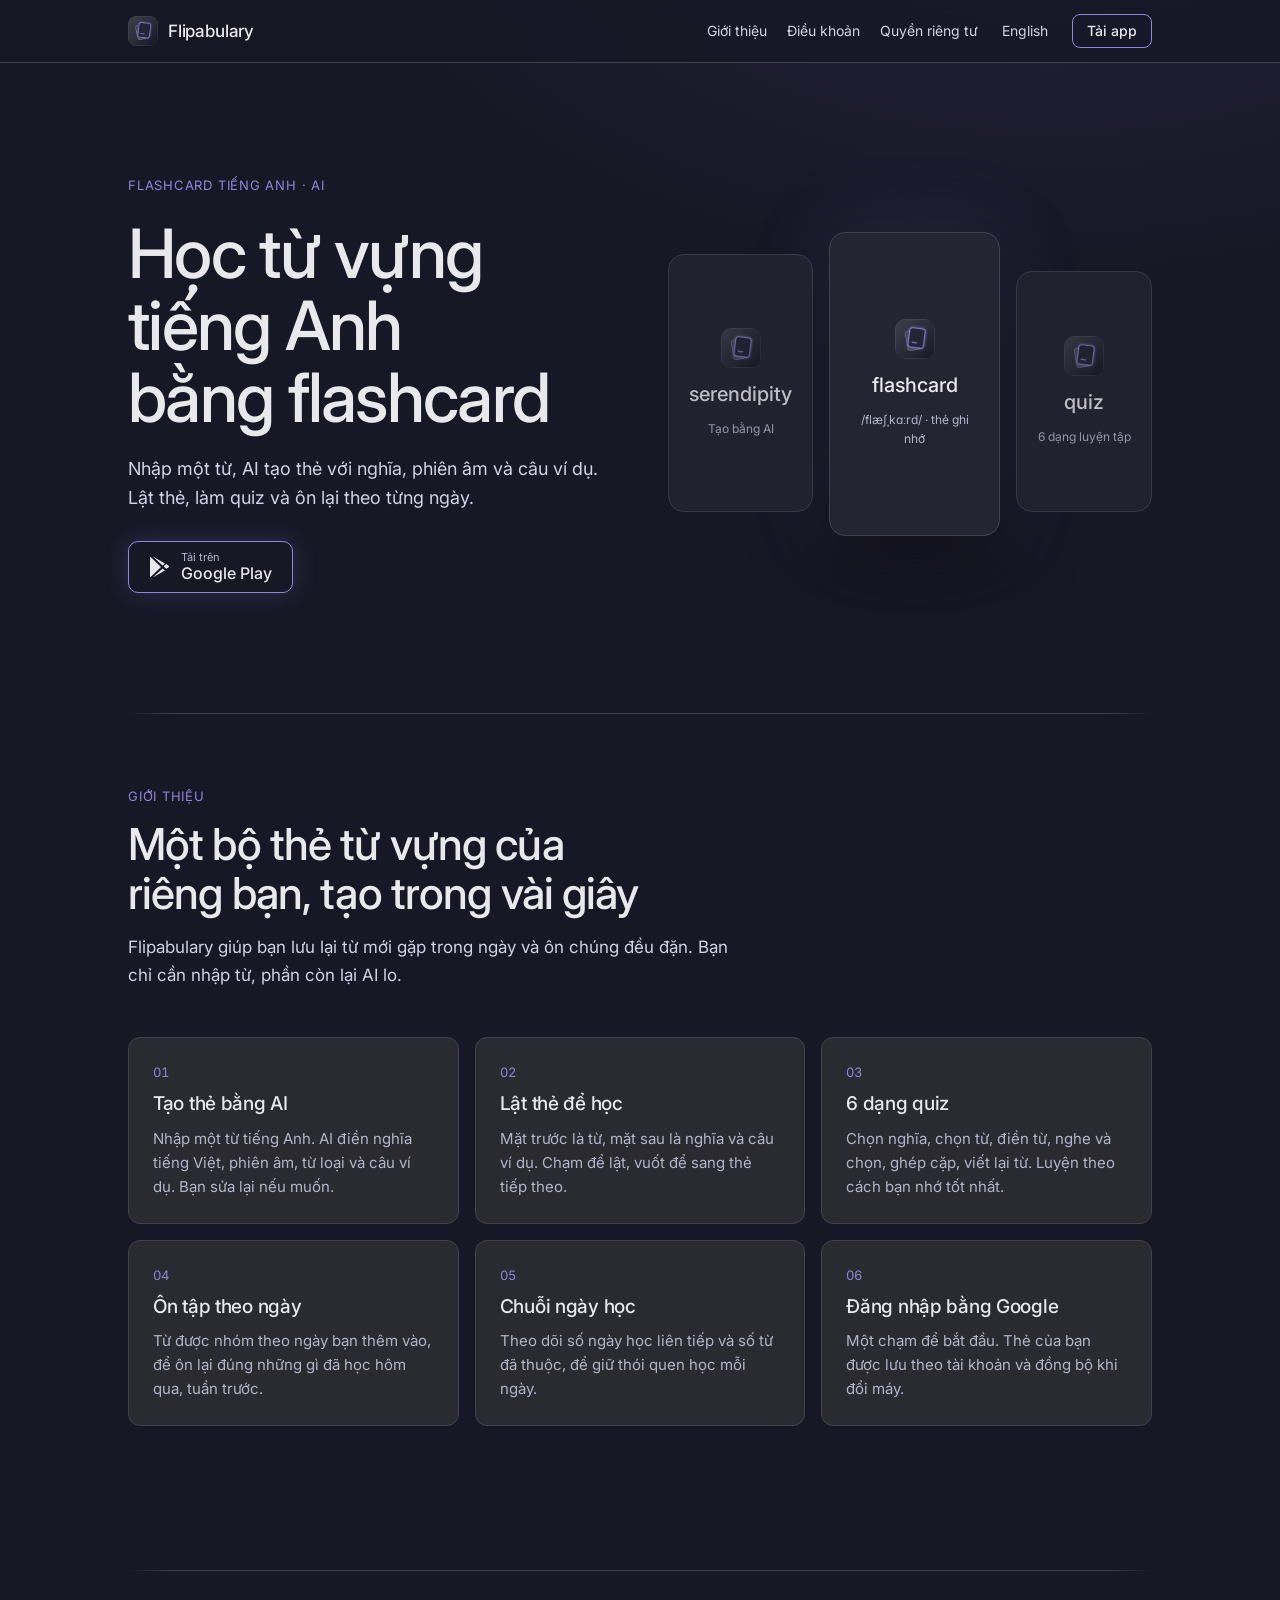
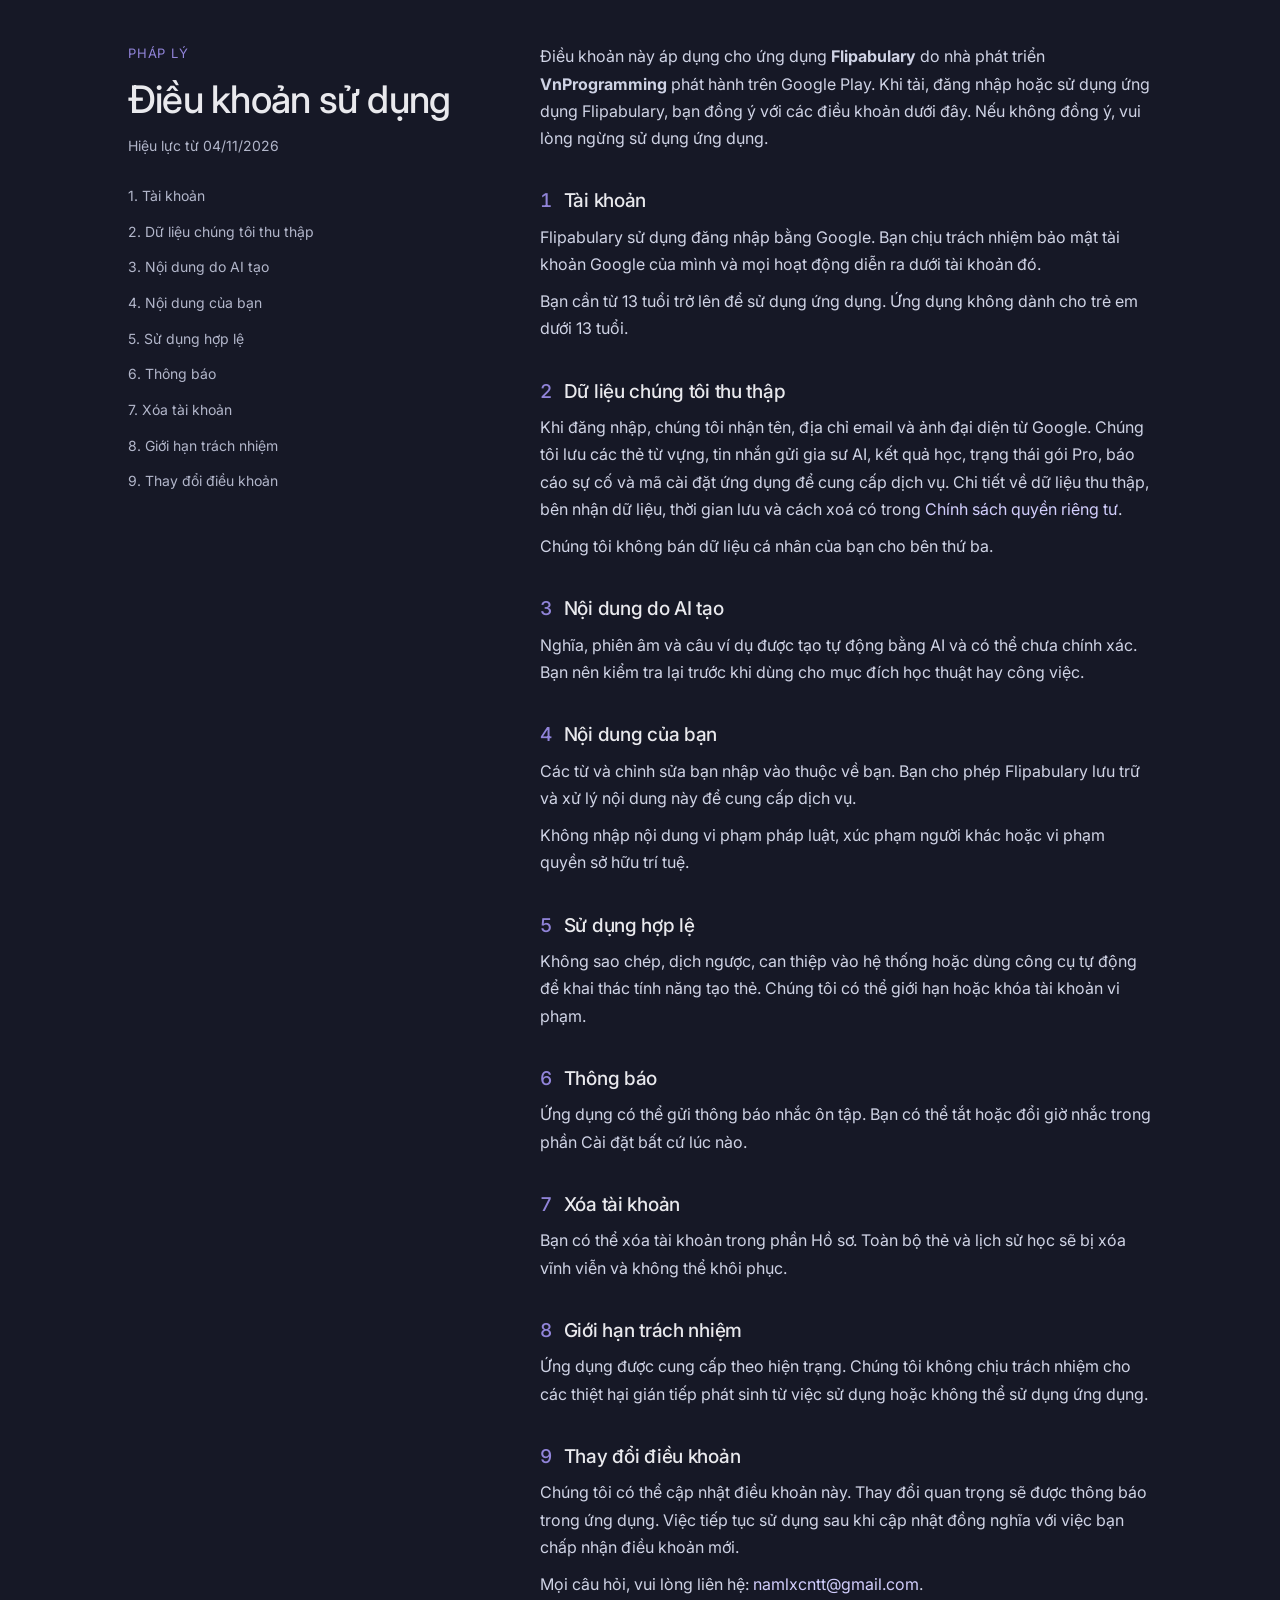
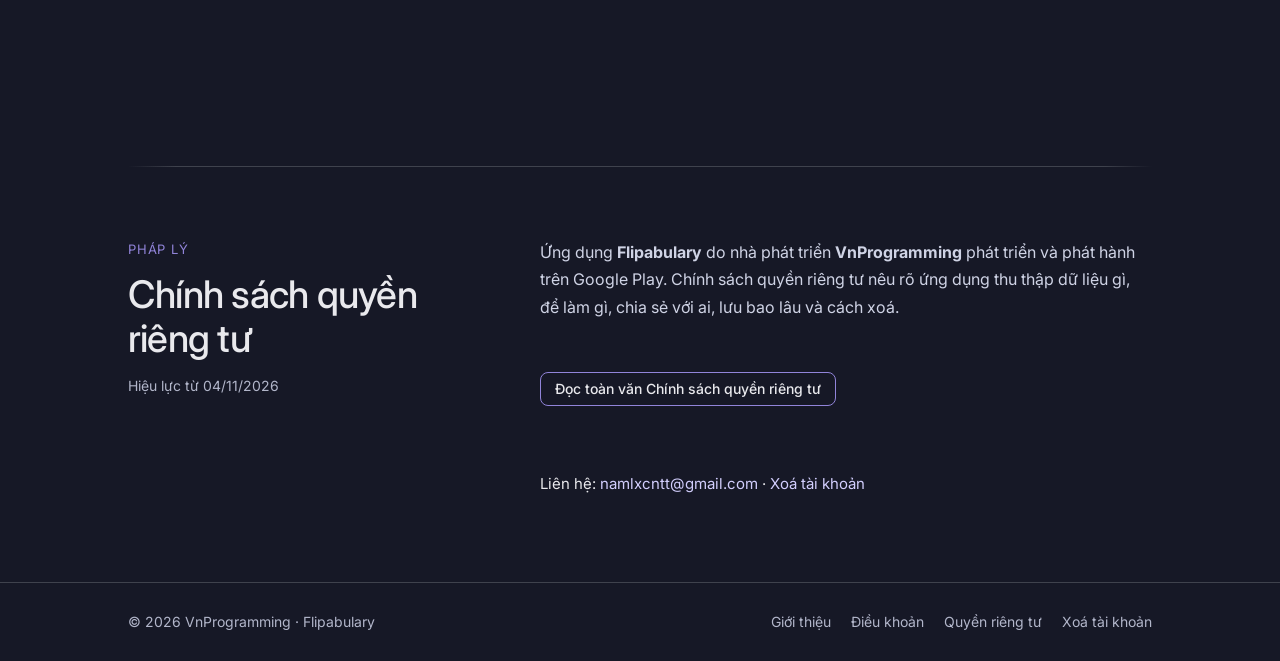
<file: index.html>
<!DOCTYPE html>
<html lang="vi">
<head>
<meta charset="UTF-8">
<meta name="viewport" content="width=device-width, initial-scale=1.0">
<title>Flipabulary — Học từ vựng tiếng Anh bằng flashcard</title>
<link rel="stylesheet" href="style.css">
</head>
<body>

<header class="site-header">
  <div class="wrap">
    <a class="brand" href="#top">
      <img src="assets/logo.png" alt="">
      <span>Flipabulary</span>
    </a>
    <nav class="main-nav">
      <a href="#about">Giới thiệu</a>
      <a href="#terms">Điều khoản</a>
      <a href="privacy-vi.html">Quyền riêng tư</a>
      <a class="lang-switch" href="en.html" style="margin-left:4px">English</a>
    </nav>
    <a href="#get-app" class="btn-install">Tải app</a>
  </div>
</header>

<section id="top" class="hero wrap">
  <div class="hero-copy">
    <span class="eyebrow">Flashcard tiếng Anh · AI</span>
    <h1>Học từ vựng tiếng Anh bằng flashcard</h1>
    <p>Nhập một từ, AI tạo thẻ với nghĩa, phiên âm và câu ví dụ. Lật thẻ, làm quiz và ôn lại theo từng ngày.</p>
    <div id="get-app">
      <a href="#" class="btn-store">
        <svg width="20" height="22" viewBox="0 0 20 22" fill="currentColor"><path d="M1 1.3v19.4c0 .3.3.5.6.3L12 11 1.6 1c-.3-.2-.6 0-.6.3Zm12.6 8.2L3.8.6 15.9 7.4l-2.3 2.1Zm0 3 2.3 2.1L3.8 21.4l9.8-8.9Zm3.6-4.4 2.2 1.3c.8.5.8 1.6 0 2.1l-2.2 1.3-2.5-2.3 2.5-2.4Z"></path></svg>
        <span class="label"><span class="small">Tải trên</span><span class="big">Google Play</span></span>
      </a>
    </div>
  </div>
  <div class="hero-shots">
    <div class="mock-card side">
      <img src="assets/logo.png" alt="">
      <div class="mock-word">serendipity</div>
      <div class="mock-sub">Tạo bằng AI</div>
    </div>
    <div class="mock-card">
      <img src="assets/logo.png" alt="">
      <div class="mock-word">flashcard</div>
      <div class="mock-sub">/flæʃˌkɑːrd/ · thẻ ghi nhớ</div>
    </div>
    <div class="mock-card side">
      <img src="assets/logo.png" alt="">
      <div class="mock-word">quiz</div>
      <div class="mock-sub">6 dạng luyện tập</div>
    </div>
  </div>
</section>

<section id="about" class="wrap">
  <div class="rule"></div>
  <div class="section-intro">
    <span class="eyebrow">Giới thiệu</span>
    <h2>Một bộ thẻ từ vựng của riêng bạn, tạo trong vài giây</h2>
    <p>Flipabulary giúp bạn lưu lại từ mới gặp trong ngày và ôn chúng đều đặn. Bạn chỉ cần nhập từ, phần còn lại AI lo.</p>
  </div>
  <div class="feature-grid">
    <div class="feature-card">
      <span class="num">01</span>
      <h3>Tạo thẻ bằng AI</h3>
      <p>Nhập một từ tiếng Anh. AI điền nghĩa tiếng Việt, phiên âm, từ loại và câu ví dụ. Bạn sửa lại nếu muốn.</p>
    </div>
    <div class="feature-card">
      <span class="num">02</span>
      <h3>Lật thẻ để học</h3>
      <p>Mặt trước là từ, mặt sau là nghĩa và câu ví dụ. Chạm để lật, vuốt để sang thẻ tiếp theo.</p>
    </div>
    <div class="feature-card">
      <span class="num">03</span>
      <h3>6 dạng quiz</h3>
      <p>Chọn nghĩa, chọn từ, điền từ, nghe và chọn, ghép cặp, viết lại từ. Luyện theo cách bạn nhớ tốt nhất.</p>
    </div>
    <div class="feature-card">
      <span class="num">04</span>
      <h3>Ôn tập theo ngày</h3>
      <p>Từ được nhóm theo ngày bạn thêm vào, để ôn lại đúng những gì đã học hôm qua, tuần trước.</p>
    </div>
    <div class="feature-card">
      <span class="num">05</span>
      <h3>Chuỗi ngày học</h3>
      <p>Theo dõi số ngày học liên tiếp và số từ đã thuộc, để giữ thói quen học mỗi ngày.</p>
    </div>
    <div class="feature-card">
      <span class="num">06</span>
      <h3>Đăng nhập bằng Google</h3>
      <p>Một chạm để bắt đầu. Thẻ của bạn được lưu theo tài khoản và đồng bộ khi đổi máy.</p>
    </div>
  </div>
</section>

<section id="terms" class="wrap">
  <div class="rule"></div>
  <div class="terms-layout">
    <aside class="terms-sidebar">
      <span class="eyebrow">Pháp lý</span>
      <h2>Điều khoản sử dụng</h2>
      <span class="terms-effective">Hiệu lực từ 04/11/2026</span>
      <nav class="terms-toc">
        <a href="#tk-1">1. Tài khoản</a>
        <a href="#tk-2">2. Dữ liệu chúng tôi thu thập</a>
        <a href="#tk-3">3. Nội dung do AI tạo</a>
        <a href="#tk-4">4. Nội dung của bạn</a>
        <a href="#tk-5">5. Sử dụng hợp lệ</a>
        <a href="#tk-6">6. Thông báo</a>
        <a href="#tk-7">7. Xóa tài khoản</a>
        <a href="#tk-8">8. Giới hạn trách nhiệm</a>
        <a href="#tk-9">9. Thay đổi điều khoản</a>
      </nav>
    </aside>
    <div class="terms-content">
      <p class="terms-intro">Điều khoản này áp dụng cho ứng dụng <strong>Flipabulary</strong> do nhà phát triển <strong>VnProgramming</strong> phát hành trên Google Play. Khi tải, đăng nhập hoặc sử dụng ứng dụng Flipabulary, bạn đồng ý với các điều khoản dưới đây. Nếu không đồng ý, vui lòng ngừng sử dụng ứng dụng.</p>

      <div id="tk-1" class="terms-item">
        <h3><span class="n">1</span><span>Tài khoản</span></h3>
        <p>Flipabulary sử dụng đăng nhập bằng Google. Bạn chịu trách nhiệm bảo mật tài khoản Google của mình và mọi hoạt động diễn ra dưới tài khoản đó.</p>
        <p>Bạn cần từ 13 tuổi trở lên để sử dụng ứng dụng. Ứng dụng không dành cho trẻ em dưới 13 tuổi.</p>
      </div>

      <div id="tk-2" class="terms-item">
        <h3><span class="n">2</span><span>Dữ liệu chúng tôi thu thập</span></h3>
        <p>Khi đăng nhập, chúng tôi nhận tên, địa chỉ email và ảnh đại diện từ Google. Chúng tôi lưu các thẻ từ vựng, tin nhắn gửi gia sư AI, kết quả học, trạng thái gói Pro, báo cáo sự cố và mã cài đặt ứng dụng để cung cấp dịch vụ. Chi tiết về dữ liệu thu thập, bên nhận dữ liệu, thời gian lưu và cách xoá có trong <a href="privacy-vi.html">Chính sách quyền riêng tư</a>.</p>
        <p>Chúng tôi không bán dữ liệu cá nhân của bạn cho bên thứ ba.</p>
      </div>

      <div id="tk-3" class="terms-item">
        <h3><span class="n">3</span><span>Nội dung do AI tạo</span></h3>
        <p>Nghĩa, phiên âm và câu ví dụ được tạo tự động bằng AI và có thể chưa chính xác. Bạn nên kiểm tra lại trước khi dùng cho mục đích học thuật hay công việc.</p>
      </div>

      <div id="tk-4" class="terms-item">
        <h3><span class="n">4</span><span>Nội dung của bạn</span></h3>
        <p>Các từ và chỉnh sửa bạn nhập vào thuộc về bạn. Bạn cho phép Flipabulary lưu trữ và xử lý nội dung này để cung cấp dịch vụ.</p>
        <p>Không nhập nội dung vi phạm pháp luật, xúc phạm người khác hoặc vi phạm quyền sở hữu trí tuệ.</p>
      </div>

      <div id="tk-5" class="terms-item">
        <h3><span class="n">5</span><span>Sử dụng hợp lệ</span></h3>
        <p>Không sao chép, dịch ngược, can thiệp vào hệ thống hoặc dùng công cụ tự động để khai thác tính năng tạo thẻ. Chúng tôi có thể giới hạn hoặc khóa tài khoản vi phạm.</p>
      </div>

      <div id="tk-6" class="terms-item">
        <h3><span class="n">6</span><span>Thông báo</span></h3>
        <p>Ứng dụng có thể gửi thông báo nhắc ôn tập. Bạn có thể tắt hoặc đổi giờ nhắc trong phần Cài đặt bất cứ lúc nào.</p>
      </div>

      <div id="tk-7" class="terms-item">
        <h3><span class="n">7</span><span>Xóa tài khoản</span></h3>
        <p>Bạn có thể xóa tài khoản trong phần Hồ sơ. Toàn bộ thẻ và lịch sử học sẽ bị xóa vĩnh viễn và không thể khôi phục.</p>
      </div>

      <div id="tk-8" class="terms-item">
        <h3><span class="n">8</span><span>Giới hạn trách nhiệm</span></h3>
        <p>Ứng dụng được cung cấp theo hiện trạng. Chúng tôi không chịu trách nhiệm cho các thiệt hại gián tiếp phát sinh từ việc sử dụng hoặc không thể sử dụng ứng dụng.</p>
      </div>

      <div id="tk-9" class="terms-item">
        <h3><span class="n">9</span><span>Thay đổi điều khoản</span></h3>
        <p>Chúng tôi có thể cập nhật điều khoản này. Thay đổi quan trọng sẽ được thông báo trong ứng dụng. Việc tiếp tục sử dụng sau khi cập nhật đồng nghĩa với việc bạn chấp nhận điều khoản mới.</p>
        <p>Mọi câu hỏi, vui lòng liên hệ: <a href="mailto:namlxcntt@gmail.com">namlxcntt@gmail.com</a>.</p>
      </div>
    </div>
  </div>
</section>

<section id="privacy" class="wrap">
  <div class="rule"></div>
  <div class="terms-layout">
    <aside class="terms-sidebar">
      <span class="eyebrow">Pháp lý</span>
      <h2>Chính sách quyền riêng tư</h2>
      <span class="terms-effective">Hiệu lực từ 04/11/2026</span>
    </aside>
    <div class="terms-content">
      <p class="terms-intro">Ứng dụng <strong>Flipabulary</strong> do nhà phát triển <strong>VnProgramming</strong> phát triển và phát hành trên Google Play. Chính sách quyền riêng tư nêu rõ ứng dụng thu thập dữ liệu gì, để làm gì, chia sẻ với ai, lưu bao lâu và cách xoá.</p>
      <p><a class="btn-install" href="privacy-vi.html">Đọc toàn văn Chính sách quyền riêng tư</a></p>
      <p>Liên hệ: <a href="mailto:namlxcntt@gmail.com">namlxcntt@gmail.com</a> · <a href="xoa-tai-khoan.html">Xoá tài khoản</a></p>
    </div>
  </div>
</section>

<footer class="site-footer">
  <div class="wrap">
    <span>© 2026 VnProgramming · Flipabulary</span>
    <div class="footer-links">
      <a href="#about">Giới thiệu</a>
      <a href="#terms">Điều khoản</a>
      <a href="privacy-vi.html">Quyền riêng tư</a>
      <a href="xoa-tai-khoan.html">Xoá tài khoản</a>
    </div>
  </div>
</footer>

</body>
</html>
</file>
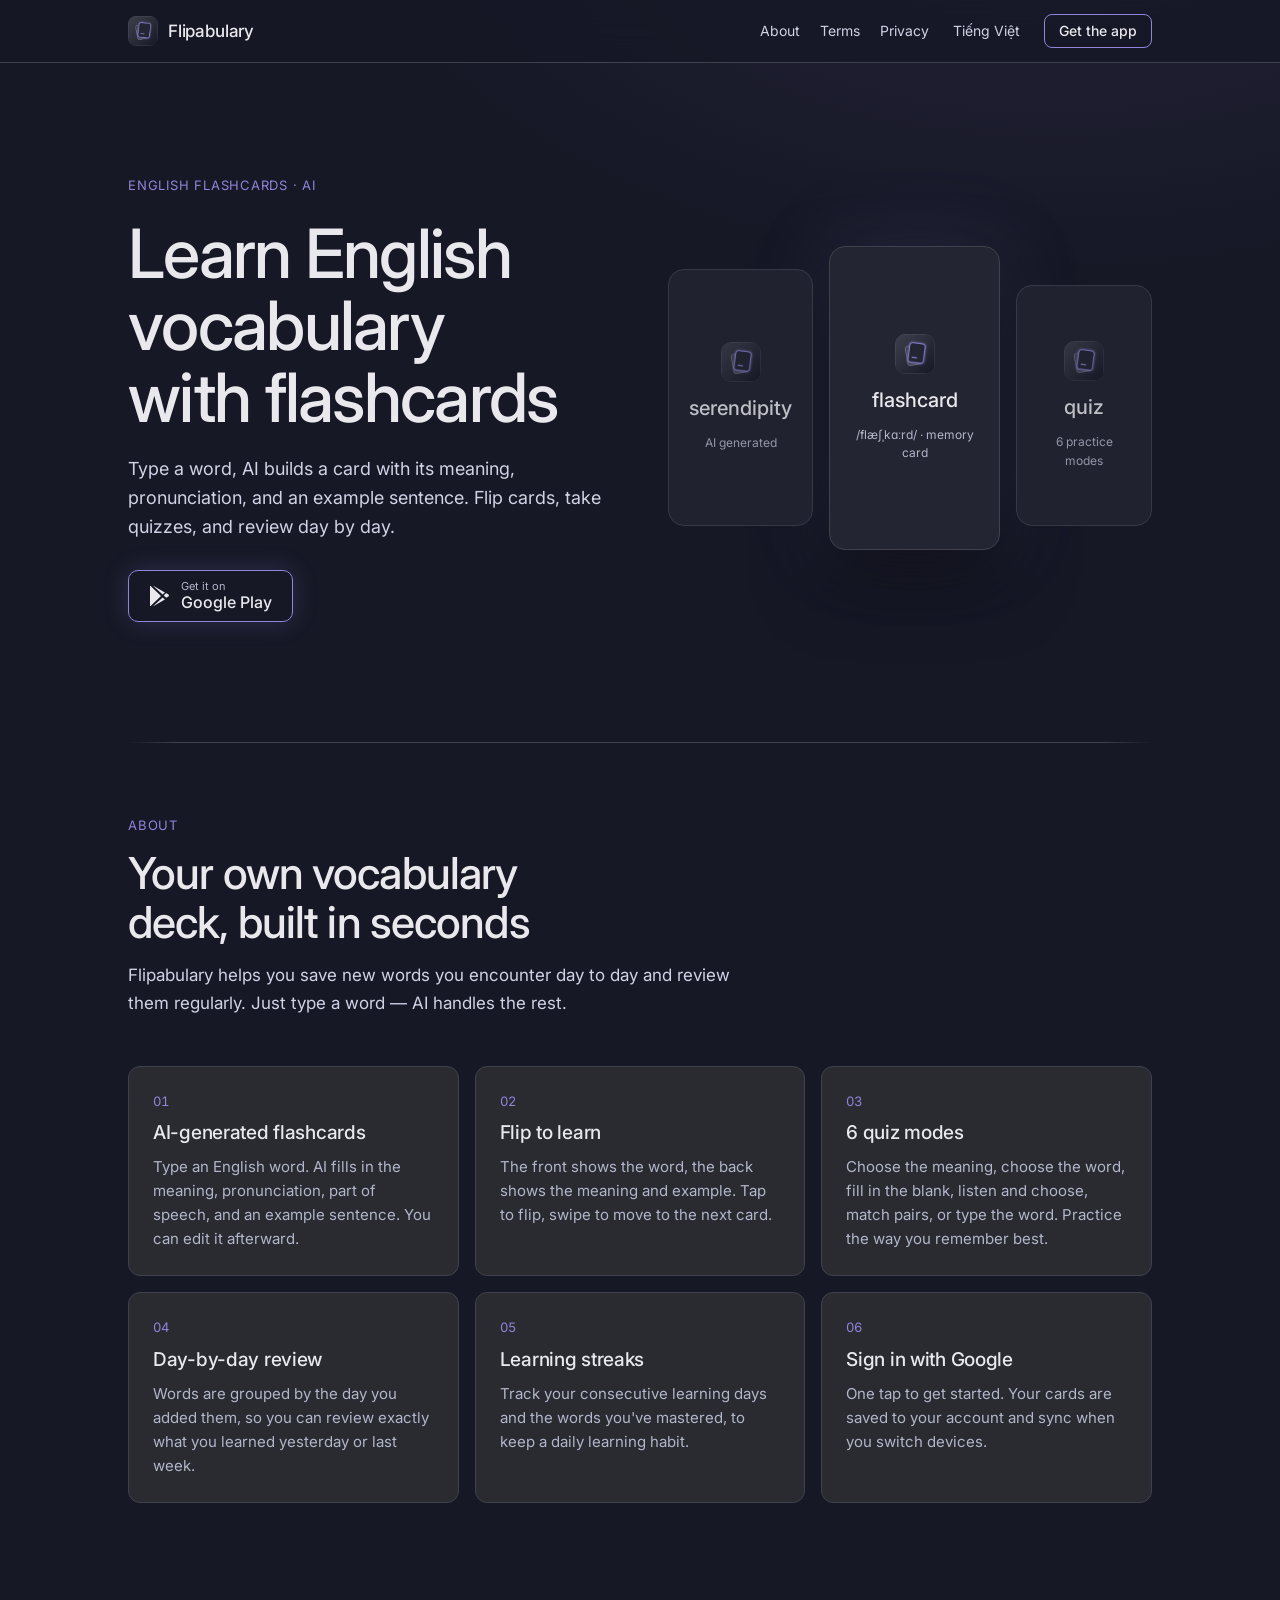
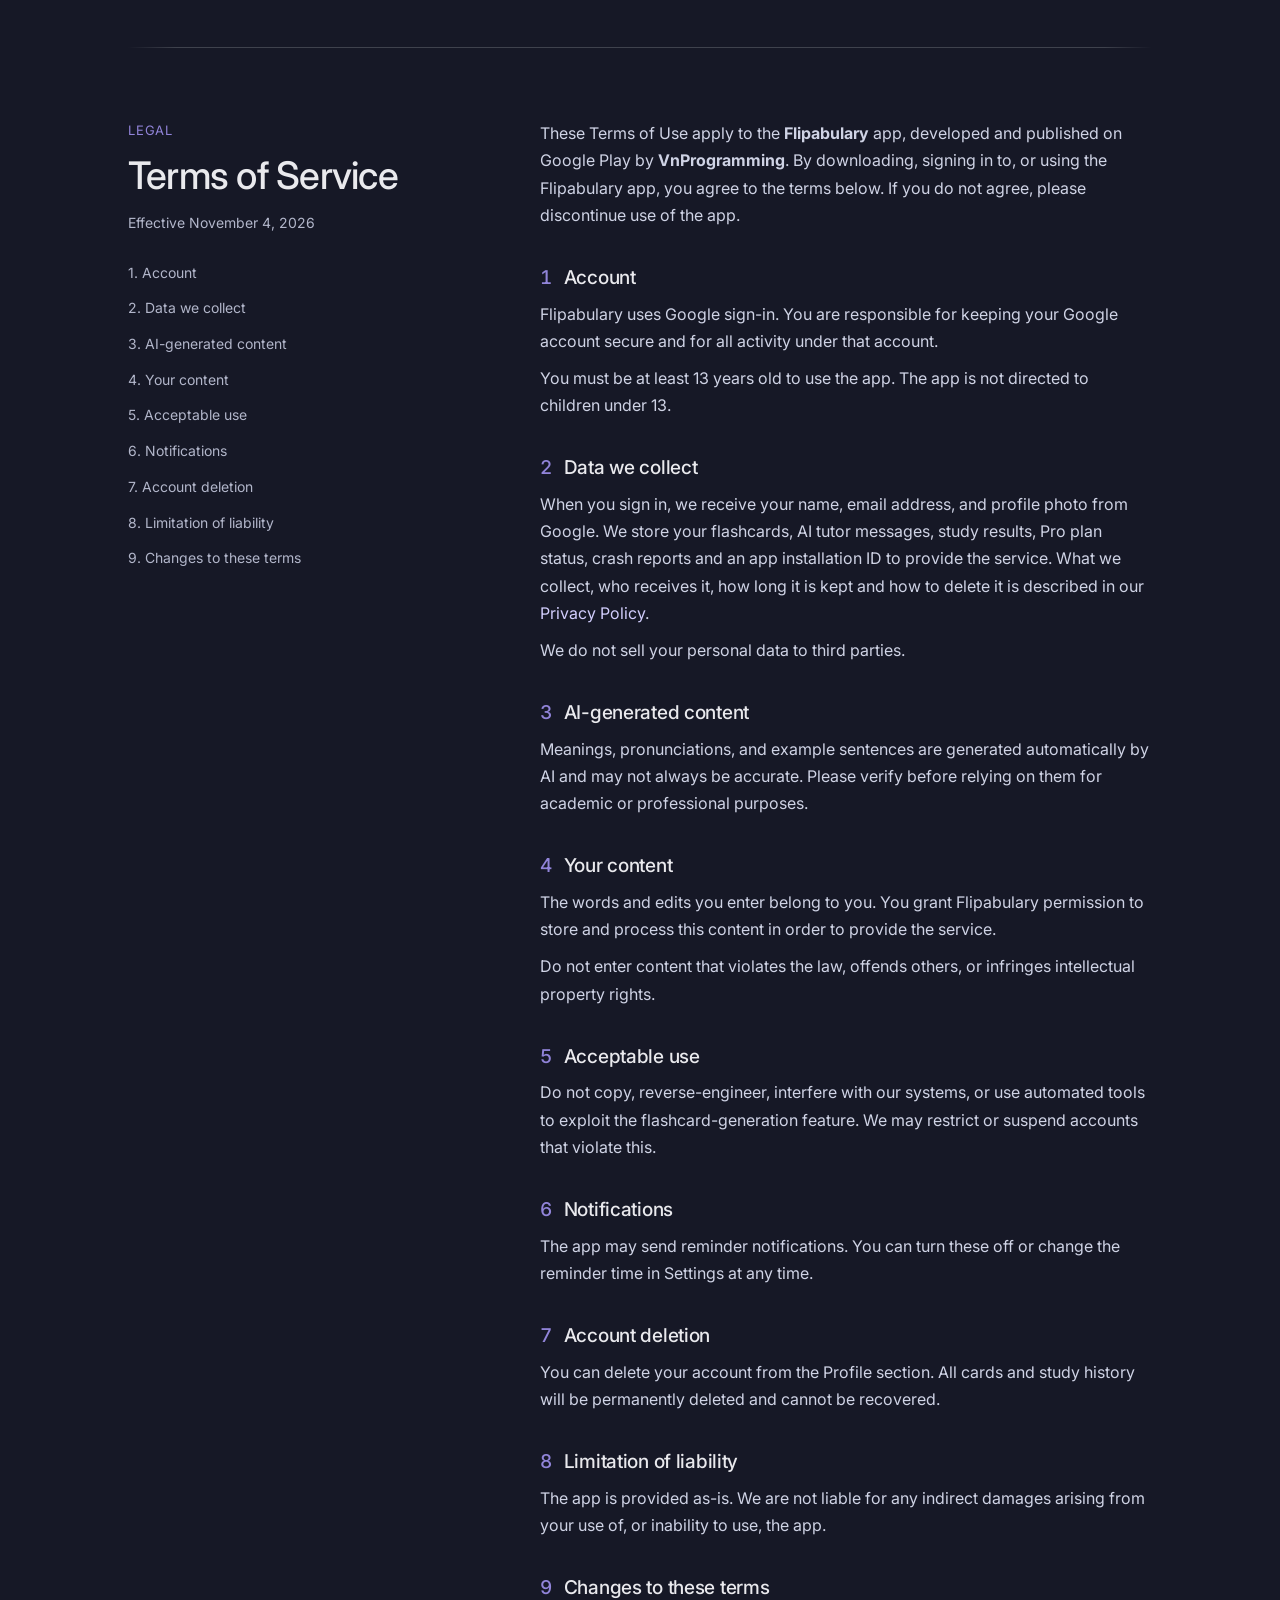
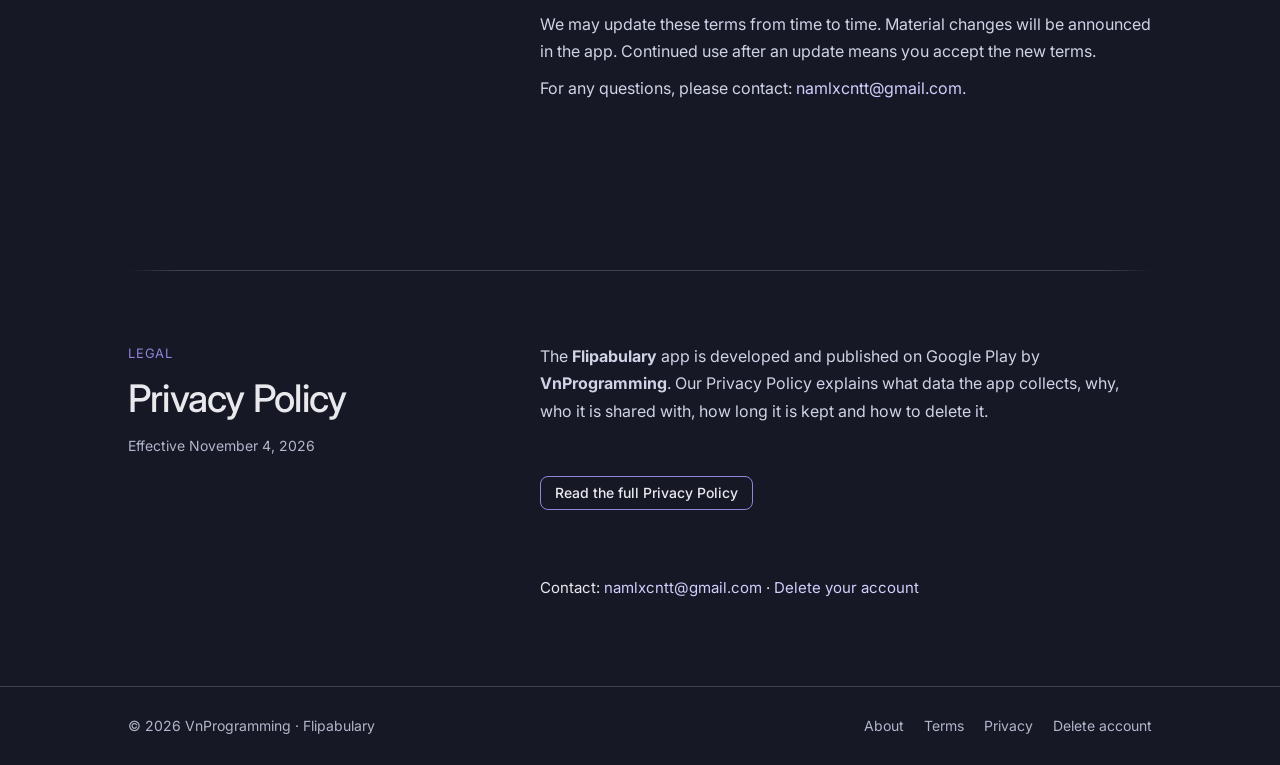
<file: en.html>
<!DOCTYPE html>
<html lang="en">
<head>
<meta charset="UTF-8">
<meta name="viewport" content="width=device-width, initial-scale=1.0">
<title>Flipabulary — Learn English vocabulary with flashcards</title>
<link rel="stylesheet" href="style.css">
</head>
<body>

<header class="site-header">
  <div class="wrap">
    <a class="brand" href="#top">
      <img src="assets/logo.png" alt="">
      <span>Flipabulary</span>
    </a>
    <nav class="main-nav">
      <a href="#about">About</a>
      <a href="#terms">Terms</a>
      <a href="privacy.html">Privacy</a>
      <a class="lang-switch" href="index.html" style="margin-left:4px">Tiếng Việt</a>
    </nav>
    <a href="#get-app" class="btn-install">Get the app</a>
  </div>
</header>

<section id="top" class="hero wrap">
  <div class="hero-copy">
    <span class="eyebrow">English flashcards · AI</span>
    <h1>Learn English vocabulary with flashcards</h1>
    <p>Type a word, AI builds a card with its meaning, pronunciation, and an example sentence. Flip cards, take quizzes, and review day by day.</p>
    <div id="get-app">
      <a href="#" class="btn-store">
        <svg width="20" height="22" viewBox="0 0 20 22" fill="currentColor"><path d="M1 1.3v19.4c0 .3.3.5.6.3L12 11 1.6 1c-.3-.2-.6 0-.6.3Zm12.6 8.2L3.8.6 15.9 7.4l-2.3 2.1Zm0 3 2.3 2.1L3.8 21.4l9.8-8.9Zm3.6-4.4 2.2 1.3c.8.5.8 1.6 0 2.1l-2.2 1.3-2.5-2.3 2.5-2.4Z"></path></svg>
        <span class="label"><span class="small">Get it on</span><span class="big">Google Play</span></span>
      </a>
    </div>
  </div>
  <div class="hero-shots">
    <div class="mock-card side">
      <img src="assets/logo.png" alt="">
      <div class="mock-word">serendipity</div>
      <div class="mock-sub">AI generated</div>
    </div>
    <div class="mock-card">
      <img src="assets/logo.png" alt="">
      <div class="mock-word">flashcard</div>
      <div class="mock-sub">/flæʃˌkɑːrd/ · memory card</div>
    </div>
    <div class="mock-card side">
      <img src="assets/logo.png" alt="">
      <div class="mock-word">quiz</div>
      <div class="mock-sub">6 practice modes</div>
    </div>
  </div>
</section>

<section id="about" class="wrap">
  <div class="rule"></div>
  <div class="section-intro">
    <span class="eyebrow">About</span>
    <h2>Your own vocabulary deck, built in seconds</h2>
    <p>Flipabulary helps you save new words you encounter day to day and review them regularly. Just type a word — AI handles the rest.</p>
  </div>
  <div class="feature-grid">
    <div class="feature-card">
      <span class="num">01</span>
      <h3>AI-generated flashcards</h3>
      <p>Type an English word. AI fills in the meaning, pronunciation, part of speech, and an example sentence. You can edit it afterward.</p>
    </div>
    <div class="feature-card">
      <span class="num">02</span>
      <h3>Flip to learn</h3>
      <p>The front shows the word, the back shows the meaning and example. Tap to flip, swipe to move to the next card.</p>
    </div>
    <div class="feature-card">
      <span class="num">03</span>
      <h3>6 quiz modes</h3>
      <p>Choose the meaning, choose the word, fill in the blank, listen and choose, match pairs, or type the word. Practice the way you remember best.</p>
    </div>
    <div class="feature-card">
      <span class="num">04</span>
      <h3>Day-by-day review</h3>
      <p>Words are grouped by the day you added them, so you can review exactly what you learned yesterday or last week.</p>
    </div>
    <div class="feature-card">
      <span class="num">05</span>
      <h3>Learning streaks</h3>
      <p>Track your consecutive learning days and the words you've mastered, to keep a daily learning habit.</p>
    </div>
    <div class="feature-card">
      <span class="num">06</span>
      <h3>Sign in with Google</h3>
      <p>One tap to get started. Your cards are saved to your account and sync when you switch devices.</p>
    </div>
  </div>
</section>

<section id="terms" class="wrap">
  <div class="rule"></div>
  <div class="terms-layout">
    <aside class="terms-sidebar">
      <span class="eyebrow">Legal</span>
      <h2>Terms of Service</h2>
      <span class="terms-effective">Effective November 4, 2026</span>
      <nav class="terms-toc">
        <a href="#tk-1">1. Account</a>
        <a href="#tk-2">2. Data we collect</a>
        <a href="#tk-3">3. AI-generated content</a>
        <a href="#tk-4">4. Your content</a>
        <a href="#tk-5">5. Acceptable use</a>
        <a href="#tk-6">6. Notifications</a>
        <a href="#tk-7">7. Account deletion</a>
        <a href="#tk-8">8. Limitation of liability</a>
        <a href="#tk-9">9. Changes to these terms</a>
      </nav>
    </aside>
    <div class="terms-content">
      <p class="terms-intro">These Terms of Use apply to the <strong>Flipabulary</strong> app, developed and published on Google Play by <strong>VnProgramming</strong>. By downloading, signing in to, or using the Flipabulary app, you agree to the terms below. If you do not agree, please discontinue use of the app.</p>

      <div id="tk-1" class="terms-item">
        <h3><span class="n">1</span><span>Account</span></h3>
        <p>Flipabulary uses Google sign-in. You are responsible for keeping your Google account secure and for all activity under that account.</p>
        <p>You must be at least 13 years old to use the app. The app is not directed to children under 13.</p>
      </div>

      <div id="tk-2" class="terms-item">
        <h3><span class="n">2</span><span>Data we collect</span></h3>
        <p>When you sign in, we receive your name, email address, and profile photo from Google. We store your flashcards, AI tutor messages, study results, Pro plan status, crash reports and an app installation ID to provide the service. What we collect, who receives it, how long it is kept and how to delete it is described in our <a href="privacy.html">Privacy Policy</a>.</p>
        <p>We do not sell your personal data to third parties.</p>
      </div>

      <div id="tk-3" class="terms-item">
        <h3><span class="n">3</span><span>AI-generated content</span></h3>
        <p>Meanings, pronunciations, and example sentences are generated automatically by AI and may not always be accurate. Please verify before relying on them for academic or professional purposes.</p>
      </div>

      <div id="tk-4" class="terms-item">
        <h3><span class="n">4</span><span>Your content</span></h3>
        <p>The words and edits you enter belong to you. You grant Flipabulary permission to store and process this content in order to provide the service.</p>
        <p>Do not enter content that violates the law, offends others, or infringes intellectual property rights.</p>
      </div>

      <div id="tk-5" class="terms-item">
        <h3><span class="n">5</span><span>Acceptable use</span></h3>
        <p>Do not copy, reverse-engineer, interfere with our systems, or use automated tools to exploit the flashcard-generation feature. We may restrict or suspend accounts that violate this.</p>
      </div>

      <div id="tk-6" class="terms-item">
        <h3><span class="n">6</span><span>Notifications</span></h3>
        <p>The app may send reminder notifications. You can turn these off or change the reminder time in Settings at any time.</p>
      </div>

      <div id="tk-7" class="terms-item">
        <h3><span class="n">7</span><span>Account deletion</span></h3>
        <p>You can delete your account from the Profile section. All cards and study history will be permanently deleted and cannot be recovered.</p>
      </div>

      <div id="tk-8" class="terms-item">
        <h3><span class="n">8</span><span>Limitation of liability</span></h3>
        <p>The app is provided as-is. We are not liable for any indirect damages arising from your use of, or inability to use, the app.</p>
      </div>

      <div id="tk-9" class="terms-item">
        <h3><span class="n">9</span><span>Changes to these terms</span></h3>
        <p>We may update these terms from time to time. Material changes will be announced in the app. Continued use after an update means you accept the new terms.</p>
        <p>For any questions, please contact: <a href="mailto:namlxcntt@gmail.com">namlxcntt@gmail.com</a>.</p>
      </div>
    </div>
  </div>
</section>

<section id="privacy" class="wrap">
  <div class="rule"></div>
  <div class="terms-layout">
    <aside class="terms-sidebar">
      <span class="eyebrow">Legal</span>
      <h2>Privacy Policy</h2>
      <span class="terms-effective">Effective November 4, 2026</span>
    </aside>
    <div class="terms-content">
      <p class="terms-intro">The <strong>Flipabulary</strong> app is developed and published on Google Play by <strong>VnProgramming</strong>. Our Privacy Policy explains what data the app collects, why, who it is shared with, how long it is kept and how to delete it.</p>
      <p><a class="btn-install" href="privacy.html">Read the full Privacy Policy</a></p>
      <p>Contact: <a href="mailto:namlxcntt@gmail.com">namlxcntt@gmail.com</a> · <a href="xoa-tai-khoan.html#english">Delete your account</a></p>
    </div>
  </div>
</section>

<footer class="site-footer">
  <div class="wrap">
    <span>© 2026 VnProgramming · Flipabulary</span>
    <div class="footer-links">
      <a href="#about">About</a>
      <a href="#terms">Terms</a>
      <a href="privacy.html">Privacy</a>
      <a href="xoa-tai-khoan.html#english">Delete account</a>
    </div>
  </div>
</footer>

</body>
</html>
</file>
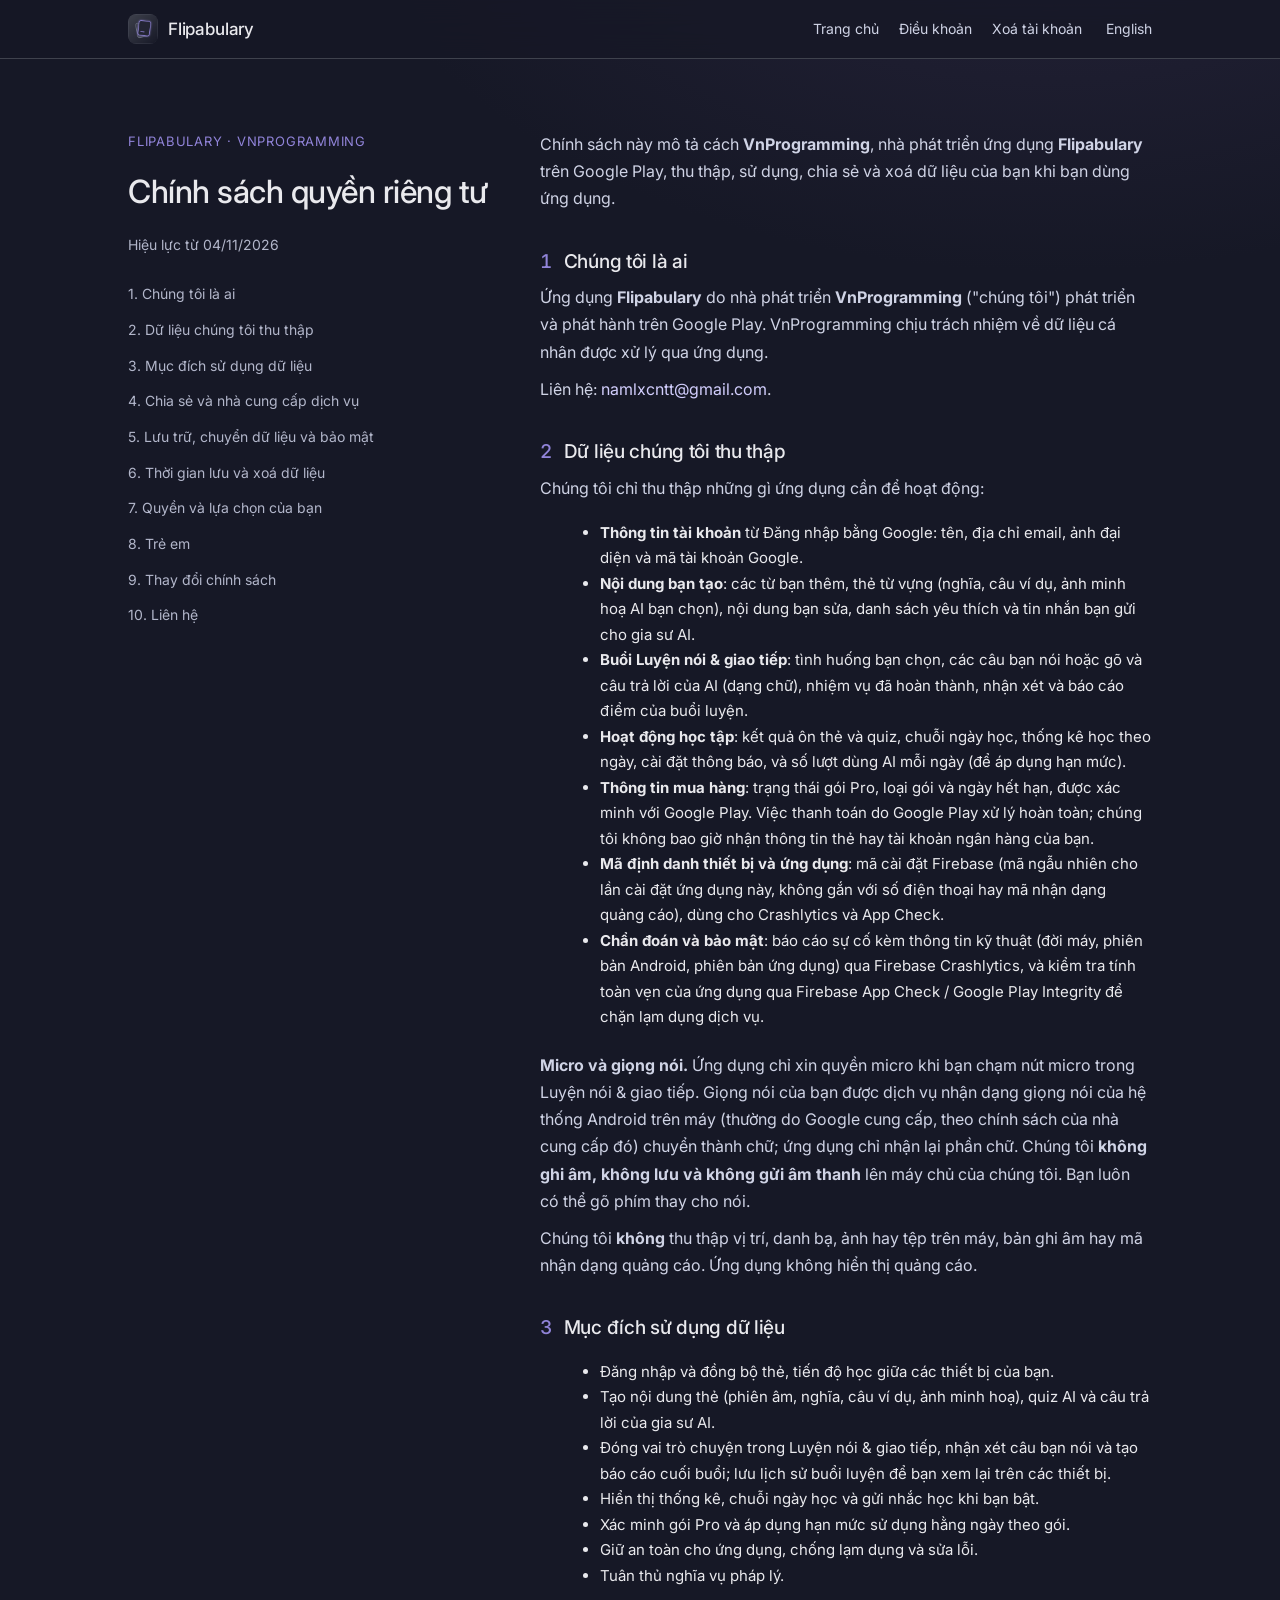
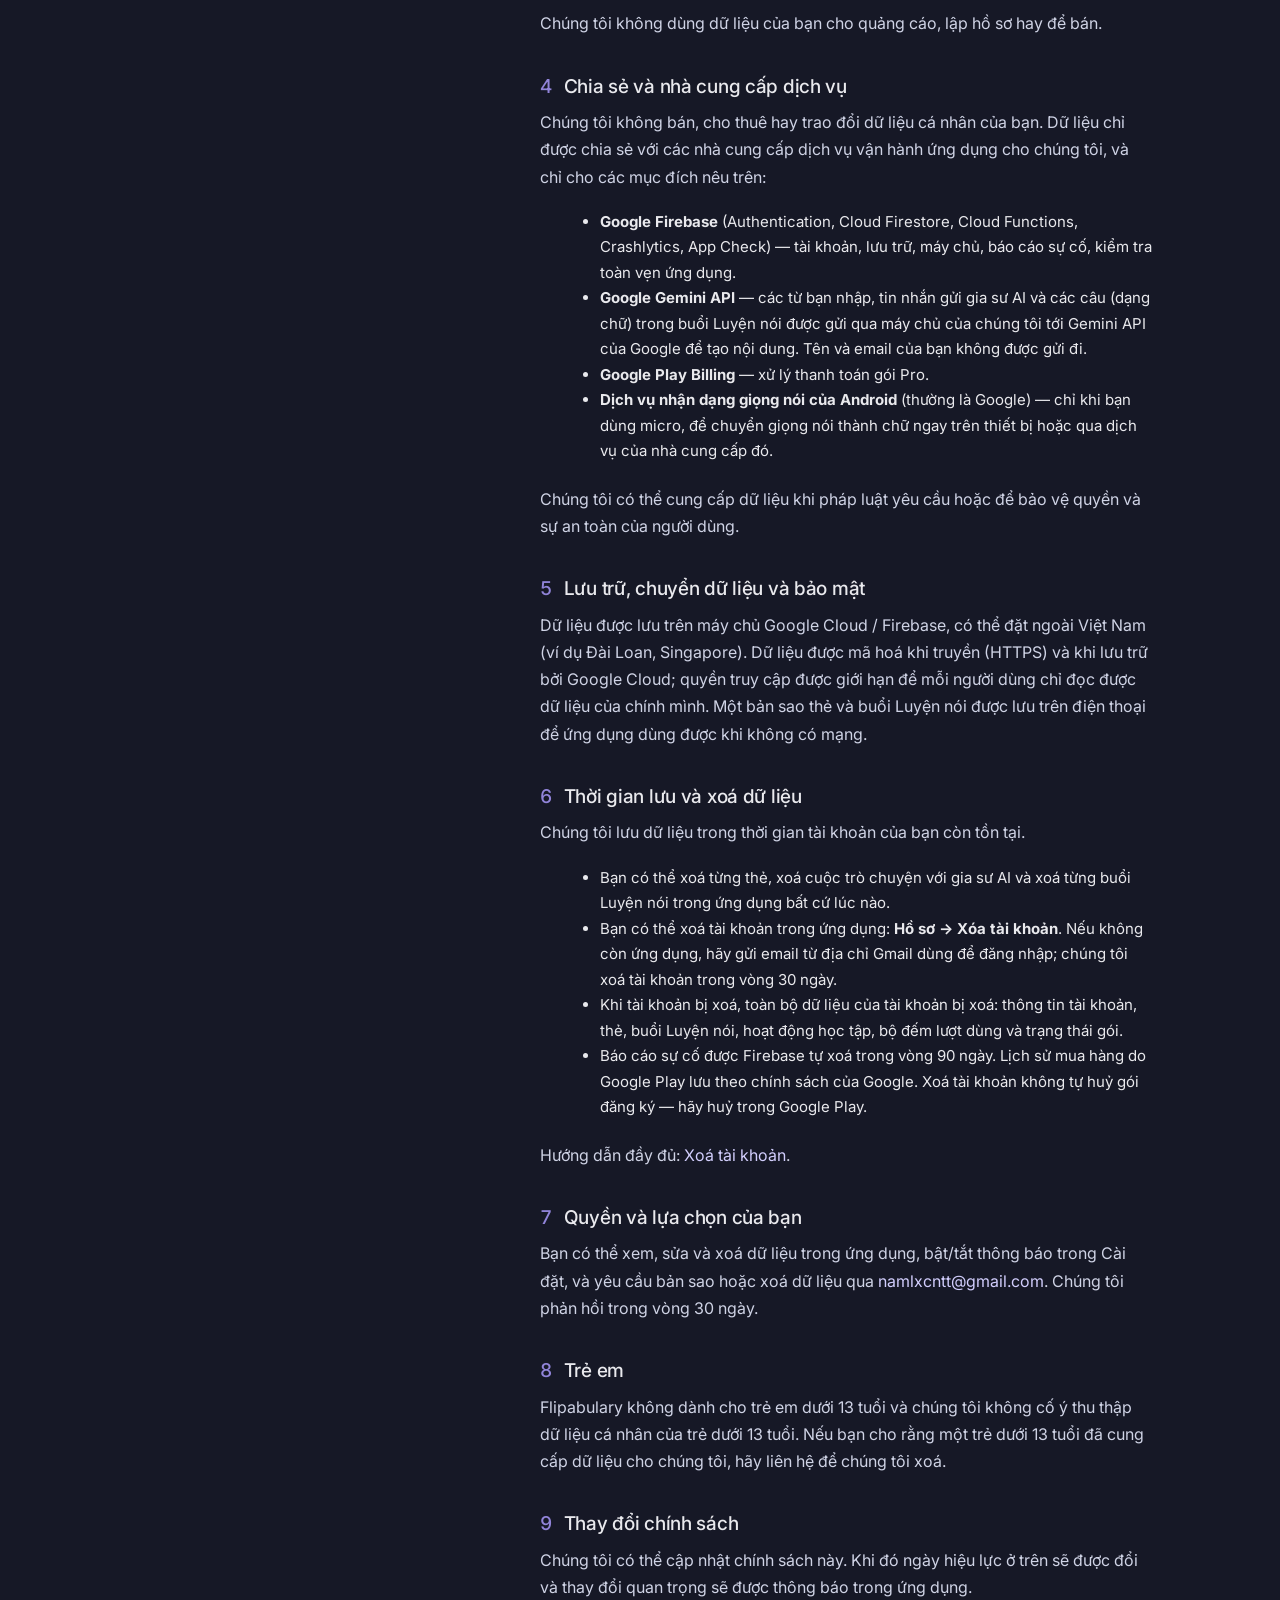
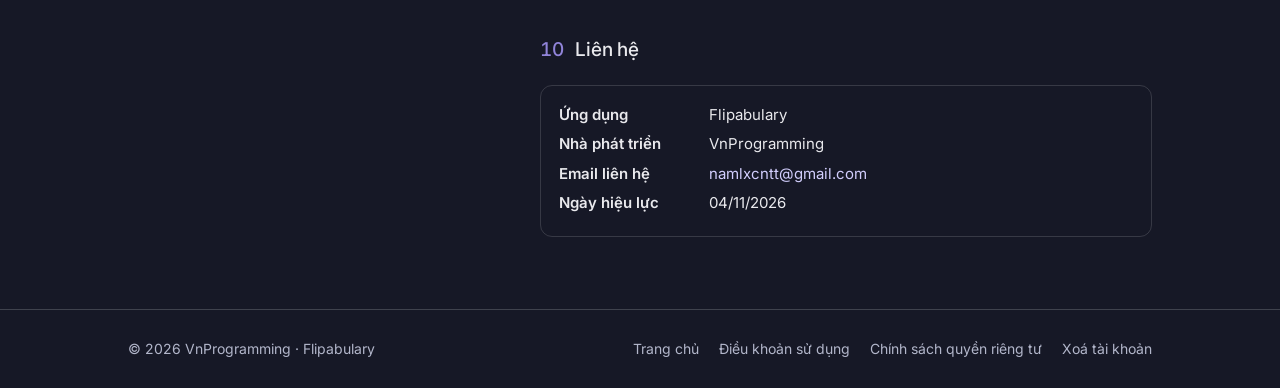
<file: privacy-vi.html>
<!DOCTYPE html>
<html lang="vi">
<head>
<meta charset="UTF-8">
<meta name="viewport" content="width=device-width, initial-scale=1.0">
<title>Chính sách quyền riêng tư – Flipabulary (nhà phát triển VnProgramming)</title>
<meta name="description" content="Chính sách quyền riêng tư – Flipabulary (nhà phát triển VnProgramming)">
<link rel="stylesheet" href="style.css">
<style>
  .id-box { border: 1px solid rgba(255,255,255,.14); border-radius: 12px; padding: 16px 18px; margin: 0 0 28px; line-height: 1.7; }
  .id-box dt { font-weight: 600; float: left; clear: left; min-width: 150px; }
  .id-box dd { margin: 0 0 4px 150px; }
  @media (max-width: 560px) { .id-box dt { float: none; } .id-box dd { margin-left: 0; } }
  .terms-item ul { margin: 8px 0 12px 20px; line-height: 1.7; }
  .terms-item .id-box { margin: 12px 0 0; }
  @media (max-width: 640px) { .main-nav a:not(.lang-switch) { display: none; } }
</style>
</head>
<body>

<header class="site-header">
  <div class="wrap">
    <a class="brand" href="index.html">
      <img src="assets/logo.png" alt="">
      <span>Flipabulary</span>
    </a>
    <nav class="main-nav">
      <a href="index.html">Trang chủ</a>
      <a href="index.html#terms">Điều khoản</a>
      <a href="xoa-tai-khoan.html">Xoá tài khoản</a>
      <a class="lang-switch" href="privacy.html" style="margin-left:4px">English</a>
    </nav>
  </div>
</header>

<section id="top" class="wrap">
  <div class="terms-layout">
    <aside class="terms-sidebar">
      <span class="eyebrow">Flipabulary · VnProgramming</span>
      <h1 style="font-size:2rem;line-height:1.2;margin:8px 0">Chính sách quyền riêng tư</h1>
      <span class="terms-effective">Hiệu lực từ 04/11/2026</span>
      <nav class="terms-toc">
        <a href="#s1">1. Chúng tôi là ai</a>
        <a href="#s2">2. Dữ liệu chúng tôi thu thập</a>
        <a href="#s3">3. Mục đích sử dụng dữ liệu</a>
        <a href="#s4">4. Chia sẻ và nhà cung cấp dịch vụ</a>
        <a href="#s5">5. Lưu trữ, chuyển dữ liệu và bảo mật</a>
        <a href="#s6">6. Thời gian lưu và xoá dữ liệu</a>
        <a href="#s7">7. Quyền và lựa chọn của bạn</a>
        <a href="#s8">8. Trẻ em</a>
        <a href="#s9">9. Thay đổi chính sách</a>
        <a href="#s10">10. Liên hệ</a>
      </nav>
    </aside>
    <div class="terms-content">
      <p class="terms-intro">Chính sách này mô tả cách <strong>VnProgramming</strong>, nhà phát triển ứng dụng <strong>Flipabulary</strong> trên Google Play, thu thập, sử dụng, chia sẻ và xoá dữ liệu của bạn khi bạn dùng ứng dụng.</p>

      <div id="s1" class="terms-item">
        <h3><span class="n">1</span><span>Chúng tôi là ai</span></h3>
        <p>Ứng dụng <strong>Flipabulary</strong> do nhà phát triển <strong>VnProgramming</strong> ("chúng tôi") phát triển và phát hành trên Google Play. VnProgramming chịu trách nhiệm về dữ liệu cá nhân được xử lý qua ứng dụng.</p>
        <p>Liên hệ: <a href="mailto:namlxcntt@gmail.com">namlxcntt@gmail.com</a>.</p>
      </div>

      <div id="s2" class="terms-item">
        <h3><span class="n">2</span><span>Dữ liệu chúng tôi thu thập</span></h3>
        <p>Chúng tôi chỉ thu thập những gì ứng dụng cần để hoạt động:</p>
        <ul>
          <li><strong>Thông tin tài khoản</strong> từ Đăng nhập bằng Google: tên, địa chỉ email, ảnh đại diện và mã tài khoản Google.</li>
          <li><strong>Nội dung bạn tạo</strong>: các từ bạn thêm, thẻ từ vựng (nghĩa, câu ví dụ, ảnh minh hoạ AI bạn chọn), nội dung bạn sửa, danh sách yêu thích và tin nhắn bạn gửi cho gia sư AI.</li>
          <li><strong>Buổi Luyện nói &amp; giao tiếp</strong>: tình huống bạn chọn, các câu bạn nói hoặc gõ và câu trả lời của AI (dạng chữ), nhiệm vụ đã hoàn thành, nhận xét và báo cáo điểm của buổi luyện.</li>
          <li><strong>Hoạt động học tập</strong>: kết quả ôn thẻ và quiz, chuỗi ngày học, thống kê học theo ngày, cài đặt thông báo, và số lượt dùng AI mỗi ngày (để áp dụng hạn mức).</li>
          <li><strong>Thông tin mua hàng</strong>: trạng thái gói Pro, loại gói và ngày hết hạn, được xác minh với Google Play. Việc thanh toán do Google Play xử lý hoàn toàn; chúng tôi không bao giờ nhận thông tin thẻ hay tài khoản ngân hàng của bạn.</li>
          <li><strong>Mã định danh thiết bị và ứng dụng</strong>: mã cài đặt Firebase (mã ngẫu nhiên cho lần cài đặt ứng dụng này, không gắn với số điện thoại hay mã nhận dạng quảng cáo), dùng cho Crashlytics và App Check.</li>
          <li><strong>Chẩn đoán và bảo mật</strong>: báo cáo sự cố kèm thông tin kỹ thuật (đời máy, phiên bản Android, phiên bản ứng dụng) qua Firebase Crashlytics, và kiểm tra tính toàn vẹn của ứng dụng qua Firebase App Check / Google Play Integrity để chặn lạm dụng dịch vụ.</li>
        </ul>
        <p><strong>Micro và giọng nói.</strong> Ứng dụng chỉ xin quyền micro khi bạn chạm nút micro trong Luyện nói &amp; giao tiếp. Giọng nói của bạn được dịch vụ nhận dạng giọng nói của hệ thống Android trên máy (thường do Google cung cấp, theo chính sách của nhà cung cấp đó) chuyển thành chữ; ứng dụng chỉ nhận lại phần chữ. Chúng tôi <strong>không ghi âm, không lưu và không gửi âm thanh</strong> lên máy chủ của chúng tôi. Bạn luôn có thể gõ phím thay cho nói.</p>
        <p>Chúng tôi <strong>không</strong> thu thập vị trí, danh bạ, ảnh hay tệp trên máy, bản ghi âm hay mã nhận dạng quảng cáo. Ứng dụng không hiển thị quảng cáo.</p>
      </div>

      <div id="s3" class="terms-item">
        <h3><span class="n">3</span><span>Mục đích sử dụng dữ liệu</span></h3>
        <ul>
          <li>Đăng nhập và đồng bộ thẻ, tiến độ học giữa các thiết bị của bạn.</li>
          <li>Tạo nội dung thẻ (phiên âm, nghĩa, câu ví dụ, ảnh minh hoạ), quiz AI và câu trả lời của gia sư AI.</li>
          <li>Đóng vai trò chuyện trong Luyện nói &amp; giao tiếp, nhận xét câu bạn nói và tạo báo cáo cuối buổi; lưu lịch sử buổi luyện để bạn xem lại trên các thiết bị.</li>
          <li>Hiển thị thống kê, chuỗi ngày học và gửi nhắc học khi bạn bật.</li>
          <li>Xác minh gói Pro và áp dụng hạn mức sử dụng hằng ngày theo gói.</li>
          <li>Giữ an toàn cho ứng dụng, chống lạm dụng và sửa lỗi.</li>
          <li>Tuân thủ nghĩa vụ pháp lý.</li>
        </ul>
        <p>Chúng tôi không dùng dữ liệu của bạn cho quảng cáo, lập hồ sơ hay để bán.</p>
      </div>

      <div id="s4" class="terms-item">
        <h3><span class="n">4</span><span>Chia sẻ và nhà cung cấp dịch vụ</span></h3>
        <p>Chúng tôi không bán, cho thuê hay trao đổi dữ liệu cá nhân của bạn. Dữ liệu chỉ được chia sẻ với các nhà cung cấp dịch vụ vận hành ứng dụng cho chúng tôi, và chỉ cho các mục đích nêu trên:</p>
        <ul>
          <li><strong>Google Firebase</strong> (Authentication, Cloud Firestore, Cloud Functions, Crashlytics, App Check) — tài khoản, lưu trữ, máy chủ, báo cáo sự cố, kiểm tra toàn vẹn ứng dụng.</li>
          <li><strong>Google Gemini API</strong> — các từ bạn nhập, tin nhắn gửi gia sư AI và các câu (dạng chữ) trong buổi Luyện nói được gửi qua máy chủ của chúng tôi tới Gemini API của Google để tạo nội dung. Tên và email của bạn không được gửi đi.</li>
          <li><strong>Google Play Billing</strong> — xử lý thanh toán gói Pro.</li>
          <li><strong>Dịch vụ nhận dạng giọng nói của Android</strong> (thường là Google) — chỉ khi bạn dùng micro, để chuyển giọng nói thành chữ ngay trên thiết bị hoặc qua dịch vụ của nhà cung cấp đó.</li>
        </ul>
        <p>Chúng tôi có thể cung cấp dữ liệu khi pháp luật yêu cầu hoặc để bảo vệ quyền và sự an toàn của người dùng.</p>
      </div>

      <div id="s5" class="terms-item">
        <h3><span class="n">5</span><span>Lưu trữ, chuyển dữ liệu và bảo mật</span></h3>
        <p>Dữ liệu được lưu trên máy chủ Google Cloud / Firebase, có thể đặt ngoài Việt Nam (ví dụ Đài Loan, Singapore). Dữ liệu được mã hoá khi truyền (HTTPS) và khi lưu trữ bởi Google Cloud; quyền truy cập được giới hạn để mỗi người dùng chỉ đọc được dữ liệu của chính mình. Một bản sao thẻ và buổi Luyện nói được lưu trên điện thoại để ứng dụng dùng được khi không có mạng.</p>
      </div>

      <div id="s6" class="terms-item">
        <h3><span class="n">6</span><span>Thời gian lưu và xoá dữ liệu</span></h3>
        <p>Chúng tôi lưu dữ liệu trong thời gian tài khoản của bạn còn tồn tại.</p>
        <ul>
          <li>Bạn có thể xoá từng thẻ, xoá cuộc trò chuyện với gia sư AI và xoá từng buổi Luyện nói trong ứng dụng bất cứ lúc nào.</li>
          <li>Bạn có thể xoá tài khoản trong ứng dụng: <strong>Hồ sơ → Xóa tài khoản</strong>. Nếu không còn ứng dụng, hãy gửi email từ địa chỉ Gmail dùng để đăng nhập; chúng tôi xoá tài khoản trong vòng 30 ngày.</li>
          <li>Khi tài khoản bị xoá, toàn bộ dữ liệu của tài khoản bị xoá: thông tin tài khoản, thẻ, buổi Luyện nói, hoạt động học tập, bộ đếm lượt dùng và trạng thái gói.</li>
          <li>Báo cáo sự cố được Firebase tự xoá trong vòng 90 ngày. Lịch sử mua hàng do Google Play lưu theo chính sách của Google. Xoá tài khoản không tự huỷ gói đăng ký — hãy huỷ trong Google Play.</li>
        </ul>
        <p>Hướng dẫn đầy đủ: <a href="xoa-tai-khoan.html">Xoá tài khoản</a>.</p>
      </div>

      <div id="s7" class="terms-item">
        <h3><span class="n">7</span><span>Quyền và lựa chọn của bạn</span></h3>
        <p>Bạn có thể xem, sửa và xoá dữ liệu trong ứng dụng, bật/tắt thông báo trong Cài đặt, và yêu cầu bản sao hoặc xoá dữ liệu qua <a href="mailto:namlxcntt@gmail.com">namlxcntt@gmail.com</a>. Chúng tôi phản hồi trong vòng 30 ngày.</p>
      </div>

      <div id="s8" class="terms-item">
        <h3><span class="n">8</span><span>Trẻ em</span></h3>
        <p>Flipabulary không dành cho trẻ em dưới 13 tuổi và chúng tôi không cố ý thu thập dữ liệu cá nhân của trẻ dưới 13 tuổi. Nếu bạn cho rằng một trẻ dưới 13 tuổi đã cung cấp dữ liệu cho chúng tôi, hãy liên hệ để chúng tôi xoá.</p>
      </div>

      <div id="s9" class="terms-item">
        <h3><span class="n">9</span><span>Thay đổi chính sách</span></h3>
        <p>Chúng tôi có thể cập nhật chính sách này. Khi đó ngày hiệu lực ở trên sẽ được đổi và thay đổi quan trọng sẽ được thông báo trong ứng dụng.</p>
      </div>

      <div id="s10" class="terms-item">
        <h3><span class="n">10</span><span>Liên hệ</span></h3>
        <dl class="id-box">
          <dt>Ứng dụng</dt><dd>Flipabulary</dd>
          <dt>Nhà phát triển</dt><dd>VnProgramming</dd>
          <dt>Email liên hệ</dt><dd><a href="mailto:namlxcntt@gmail.com">namlxcntt@gmail.com</a></dd>
          <dt>Ngày hiệu lực</dt><dd>04/11/2026</dd>
        </dl>
      </div>
    </div>
  </div>
</section>

<footer class="site-footer">
  <div class="wrap">
    <span>© 2026 VnProgramming · Flipabulary</span>
    <div class="footer-links">
      <a href="index.html">Trang chủ</a>
      <a href="index.html#terms">Điều khoản sử dụng</a>
      <a href="privacy-vi.html">Chính sách quyền riêng tư</a>
      <a href="xoa-tai-khoan.html">Xoá tài khoản</a>
    </div>
  </div>
</footer>

</body>
</html>
</file>
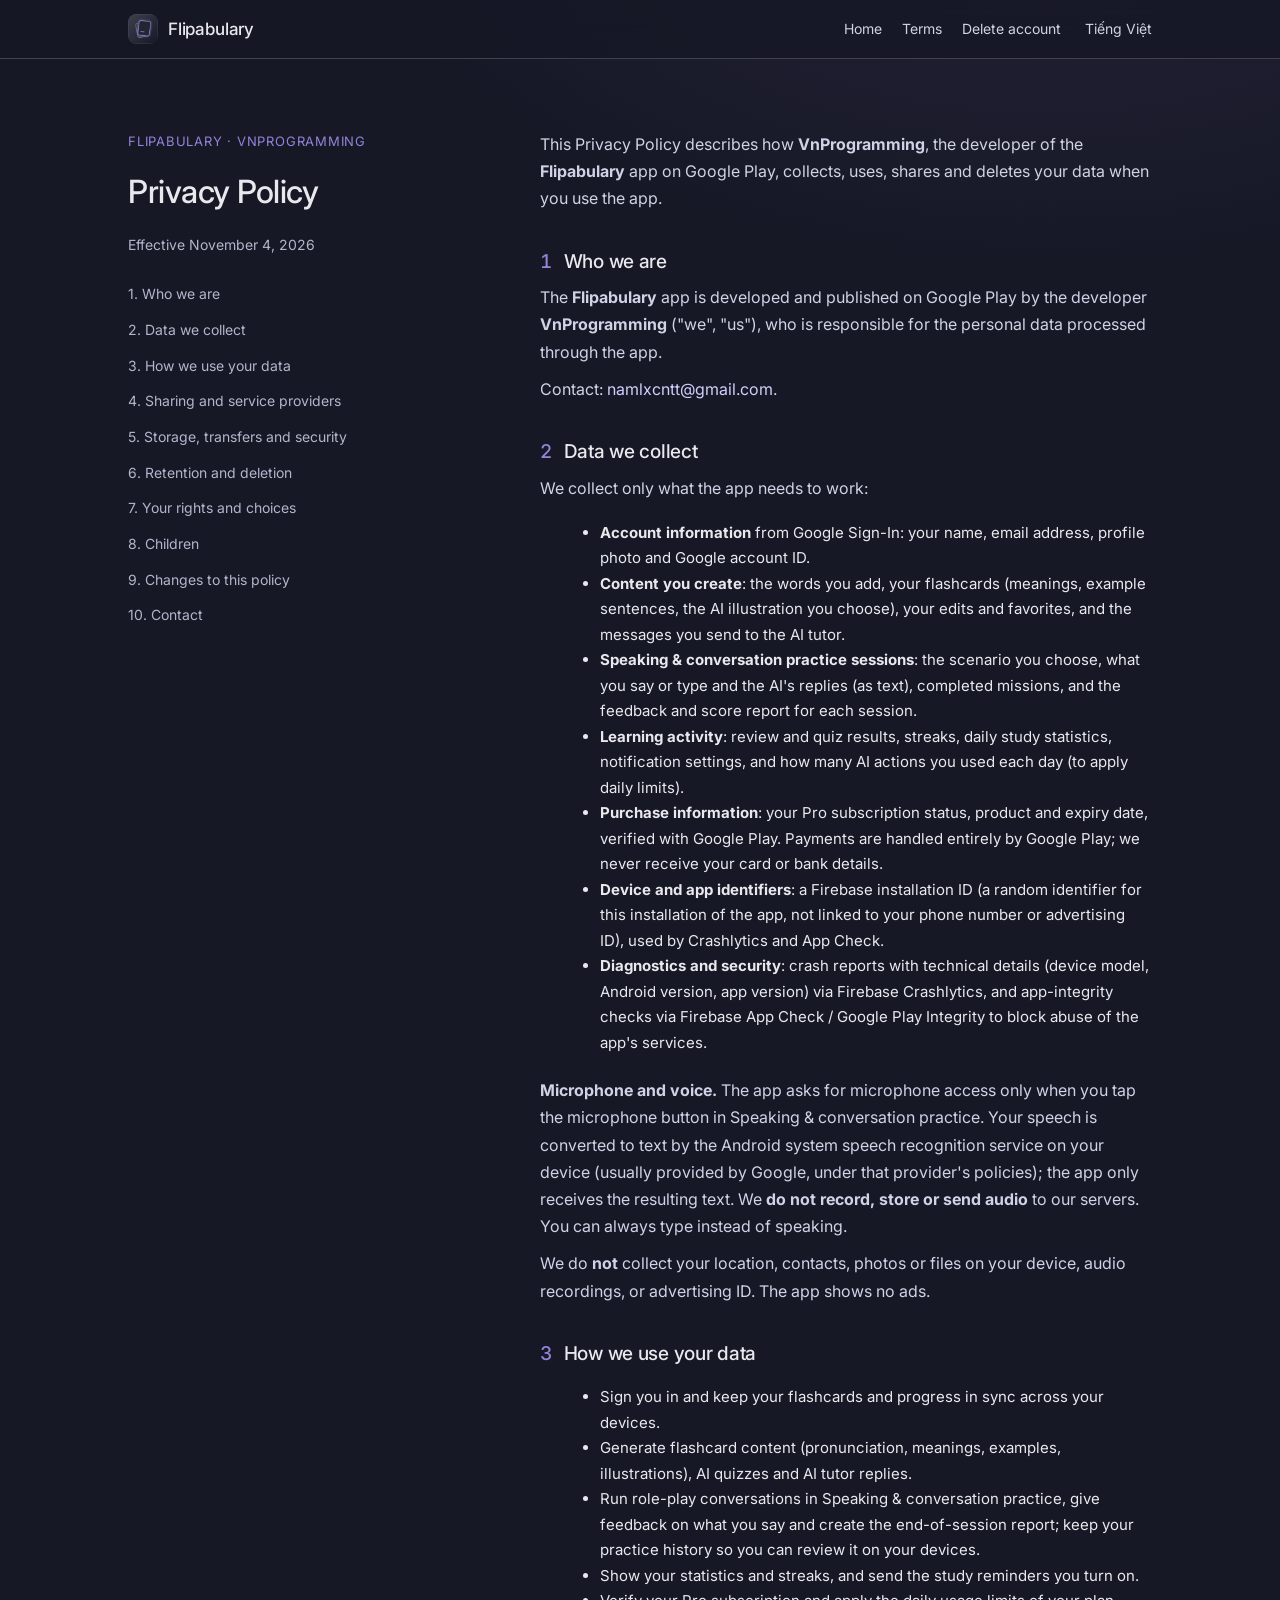
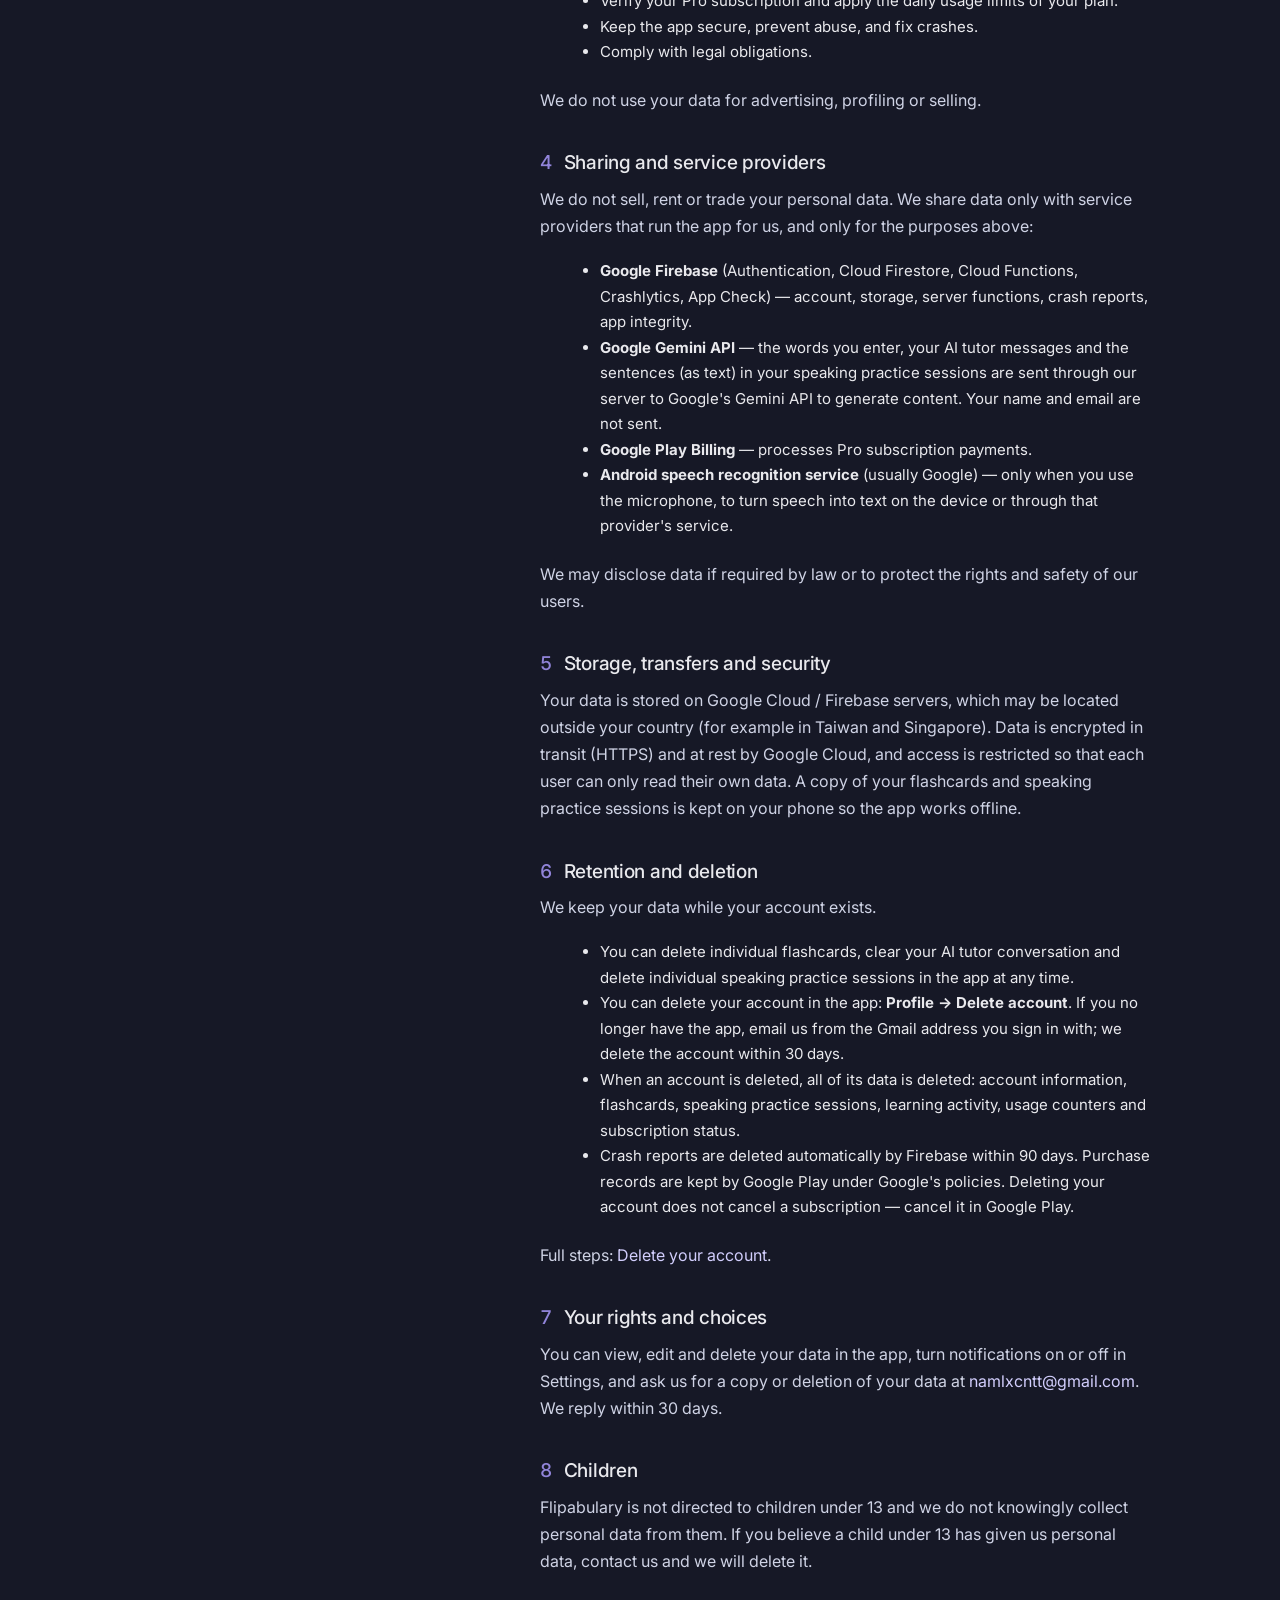
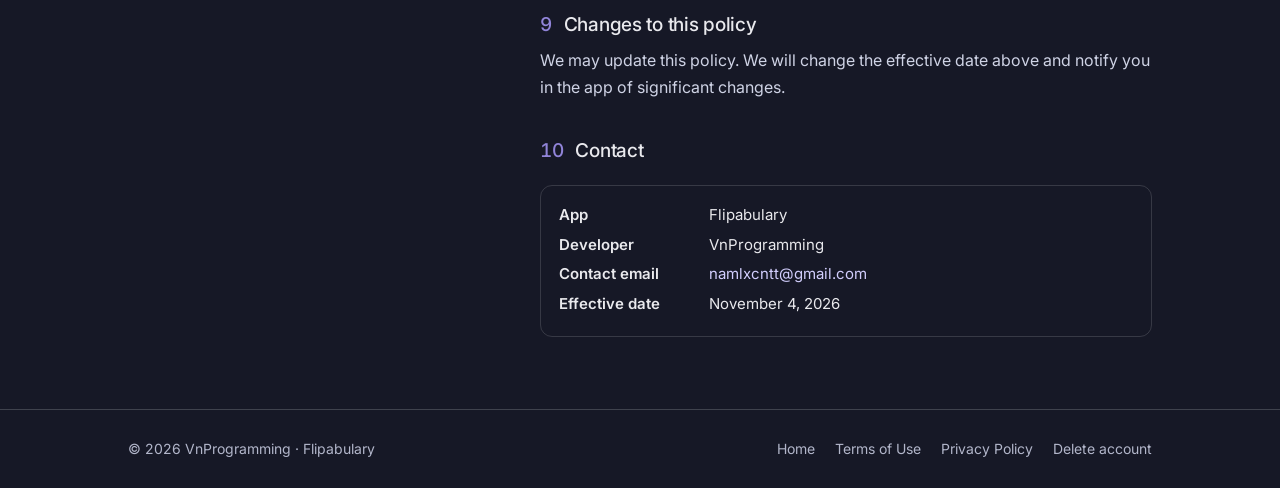
<file: privacy.html>
<!DOCTYPE html>
<html lang="en">
<head>
<meta charset="UTF-8">
<meta name="viewport" content="width=device-width, initial-scale=1.0">
<title>Privacy Policy – Flipabulary (by VnProgramming)</title>
<meta name="description" content="Privacy Policy – Flipabulary (by VnProgramming)">
<link rel="stylesheet" href="style.css">
<style>
  .id-box { border: 1px solid rgba(255,255,255,.14); border-radius: 12px; padding: 16px 18px; margin: 0 0 28px; line-height: 1.7; }
  .id-box dt { font-weight: 600; float: left; clear: left; min-width: 150px; }
  .id-box dd { margin: 0 0 4px 150px; }
  @media (max-width: 560px) { .id-box dt { float: none; } .id-box dd { margin-left: 0; } }
  .terms-item ul { margin: 8px 0 12px 20px; line-height: 1.7; }
  .terms-item .id-box { margin: 12px 0 0; }
  @media (max-width: 640px) { .main-nav a:not(.lang-switch) { display: none; } }
</style>
</head>
<body>

<header class="site-header">
  <div class="wrap">
    <a class="brand" href="en.html">
      <img src="assets/logo.png" alt="">
      <span>Flipabulary</span>
    </a>
    <nav class="main-nav">
      <a href="en.html">Home</a>
      <a href="en.html#terms">Terms</a>
      <a href="xoa-tai-khoan.html#english">Delete account</a>
      <a class="lang-switch" href="privacy-vi.html" style="margin-left:4px">Tiếng Việt</a>
    </nav>
  </div>
</header>

<section id="top" class="wrap">
  <div class="terms-layout">
    <aside class="terms-sidebar">
      <span class="eyebrow">Flipabulary · VnProgramming</span>
      <h1 style="font-size:2rem;line-height:1.2;margin:8px 0">Privacy Policy</h1>
      <span class="terms-effective">Effective November 4, 2026</span>
      <nav class="terms-toc">
        <a href="#s1">1. Who we are</a>
        <a href="#s2">2. Data we collect</a>
        <a href="#s3">3. How we use your data</a>
        <a href="#s4">4. Sharing and service providers</a>
        <a href="#s5">5. Storage, transfers and security</a>
        <a href="#s6">6. Retention and deletion</a>
        <a href="#s7">7. Your rights and choices</a>
        <a href="#s8">8. Children</a>
        <a href="#s9">9. Changes to this policy</a>
        <a href="#s10">10. Contact</a>
      </nav>
    </aside>
    <div class="terms-content">
      <p class="terms-intro">This Privacy Policy describes how <strong>VnProgramming</strong>, the developer of the <strong>Flipabulary</strong> app on Google Play, collects, uses, shares and deletes your data when you use the app.</p>

      <div id="s1" class="terms-item">
        <h3><span class="n">1</span><span>Who we are</span></h3>
        <p>The <strong>Flipabulary</strong> app is developed and published on Google Play by the developer <strong>VnProgramming</strong> ("we", "us"), who is responsible for the personal data processed through the app.</p>
        <p>Contact: <a href="mailto:namlxcntt@gmail.com">namlxcntt@gmail.com</a>.</p>
      </div>

      <div id="s2" class="terms-item">
        <h3><span class="n">2</span><span>Data we collect</span></h3>
        <p>We collect only what the app needs to work:</p>
        <ul>
          <li><strong>Account information</strong> from Google Sign-In: your name, email address, profile photo and Google account ID.</li>
          <li><strong>Content you create</strong>: the words you add, your flashcards (meanings, example sentences, the AI illustration you choose), your edits and favorites, and the messages you send to the AI tutor.</li>
          <li><strong>Speaking &amp; conversation practice sessions</strong>: the scenario you choose, what you say or type and the AI's replies (as text), completed missions, and the feedback and score report for each session.</li>
          <li><strong>Learning activity</strong>: review and quiz results, streaks, daily study statistics, notification settings, and how many AI actions you used each day (to apply daily limits).</li>
          <li><strong>Purchase information</strong>: your Pro subscription status, product and expiry date, verified with Google Play. Payments are handled entirely by Google Play; we never receive your card or bank details.</li>
          <li><strong>Device and app identifiers</strong>: a Firebase installation ID (a random identifier for this installation of the app, not linked to your phone number or advertising ID), used by Crashlytics and App Check.</li>
          <li><strong>Diagnostics and security</strong>: crash reports with technical details (device model, Android version, app version) via Firebase Crashlytics, and app-integrity checks via Firebase App Check / Google Play Integrity to block abuse of the app's services.</li>
        </ul>
        <p><strong>Microphone and voice.</strong> The app asks for microphone access only when you tap the microphone button in Speaking &amp; conversation practice. Your speech is converted to text by the Android system speech recognition service on your device (usually provided by Google, under that provider's policies); the app only receives the resulting text. We <strong>do not record, store or send audio</strong> to our servers. You can always type instead of speaking.</p>
        <p>We do <strong>not</strong> collect your location, contacts, photos or files on your device, audio recordings, or advertising ID. The app shows no ads.</p>
      </div>

      <div id="s3" class="terms-item">
        <h3><span class="n">3</span><span>How we use your data</span></h3>
        <ul>
          <li>Sign you in and keep your flashcards and progress in sync across your devices.</li>
          <li>Generate flashcard content (pronunciation, meanings, examples, illustrations), AI quizzes and AI tutor replies.</li>
          <li>Run role-play conversations in Speaking &amp; conversation practice, give feedback on what you say and create the end-of-session report; keep your practice history so you can review it on your devices.</li>
          <li>Show your statistics and streaks, and send the study reminders you turn on.</li>
          <li>Verify your Pro subscription and apply the daily usage limits of your plan.</li>
          <li>Keep the app secure, prevent abuse, and fix crashes.</li>
          <li>Comply with legal obligations.</li>
        </ul>
        <p>We do not use your data for advertising, profiling or selling.</p>
      </div>

      <div id="s4" class="terms-item">
        <h3><span class="n">4</span><span>Sharing and service providers</span></h3>
        <p>We do not sell, rent or trade your personal data. We share data only with service providers that run the app for us, and only for the purposes above:</p>
        <ul>
          <li><strong>Google Firebase</strong> (Authentication, Cloud Firestore, Cloud Functions, Crashlytics, App Check) — account, storage, server functions, crash reports, app integrity.</li>
          <li><strong>Google Gemini API</strong> — the words you enter, your AI tutor messages and the sentences (as text) in your speaking practice sessions are sent through our server to Google's Gemini API to generate content. Your name and email are not sent.</li>
          <li><strong>Google Play Billing</strong> — processes Pro subscription payments.</li>
          <li><strong>Android speech recognition service</strong> (usually Google) — only when you use the microphone, to turn speech into text on the device or through that provider's service.</li>
        </ul>
        <p>We may disclose data if required by law or to protect the rights and safety of our users.</p>
      </div>

      <div id="s5" class="terms-item">
        <h3><span class="n">5</span><span>Storage, transfers and security</span></h3>
        <p>Your data is stored on Google Cloud / Firebase servers, which may be located outside your country (for example in Taiwan and Singapore). Data is encrypted in transit (HTTPS) and at rest by Google Cloud, and access is restricted so that each user can only read their own data. A copy of your flashcards and speaking practice sessions is kept on your phone so the app works offline.</p>
      </div>

      <div id="s6" class="terms-item">
        <h3><span class="n">6</span><span>Retention and deletion</span></h3>
        <p>We keep your data while your account exists.</p>
        <ul>
          <li>You can delete individual flashcards, clear your AI tutor conversation and delete individual speaking practice sessions in the app at any time.</li>
          <li>You can delete your account in the app: <strong>Profile → Delete account</strong>. If you no longer have the app, email us from the Gmail address you sign in with; we delete the account within 30 days.</li>
          <li>When an account is deleted, all of its data is deleted: account information, flashcards, speaking practice sessions, learning activity, usage counters and subscription status.</li>
          <li>Crash reports are deleted automatically by Firebase within 90 days. Purchase records are kept by Google Play under Google's policies. Deleting your account does not cancel a subscription — cancel it in Google Play.</li>
        </ul>
        <p>Full steps: <a href="xoa-tai-khoan.html#english">Delete your account</a>.</p>
      </div>

      <div id="s7" class="terms-item">
        <h3><span class="n">7</span><span>Your rights and choices</span></h3>
        <p>You can view, edit and delete your data in the app, turn notifications on or off in Settings, and ask us for a copy or deletion of your data at <a href="mailto:namlxcntt@gmail.com">namlxcntt@gmail.com</a>. We reply within 30 days.</p>
      </div>

      <div id="s8" class="terms-item">
        <h3><span class="n">8</span><span>Children</span></h3>
        <p>Flipabulary is not directed to children under 13 and we do not knowingly collect personal data from them. If you believe a child under 13 has given us personal data, contact us and we will delete it.</p>
      </div>

      <div id="s9" class="terms-item">
        <h3><span class="n">9</span><span>Changes to this policy</span></h3>
        <p>We may update this policy. We will change the effective date above and notify you in the app of significant changes.</p>
      </div>

      <div id="s10" class="terms-item">
        <h3><span class="n">10</span><span>Contact</span></h3>
        <dl class="id-box">
          <dt>App</dt><dd>Flipabulary</dd>
          <dt>Developer</dt><dd>VnProgramming</dd>
          <dt>Contact email</dt><dd><a href="mailto:namlxcntt@gmail.com">namlxcntt@gmail.com</a></dd>
          <dt>Effective date</dt><dd>November 4, 2026</dd>
        </dl>
      </div>
    </div>
  </div>
</section>

<footer class="site-footer">
  <div class="wrap">
    <span>© 2026 VnProgramming · Flipabulary</span>
    <div class="footer-links">
      <a href="en.html">Home</a>
      <a href="en.html#terms">Terms of Use</a>
      <a href="privacy.html">Privacy Policy</a>
      <a href="xoa-tai-khoan.html#english">Delete account</a>
    </div>
  </div>
</footer>

</body>
</html>
</file>
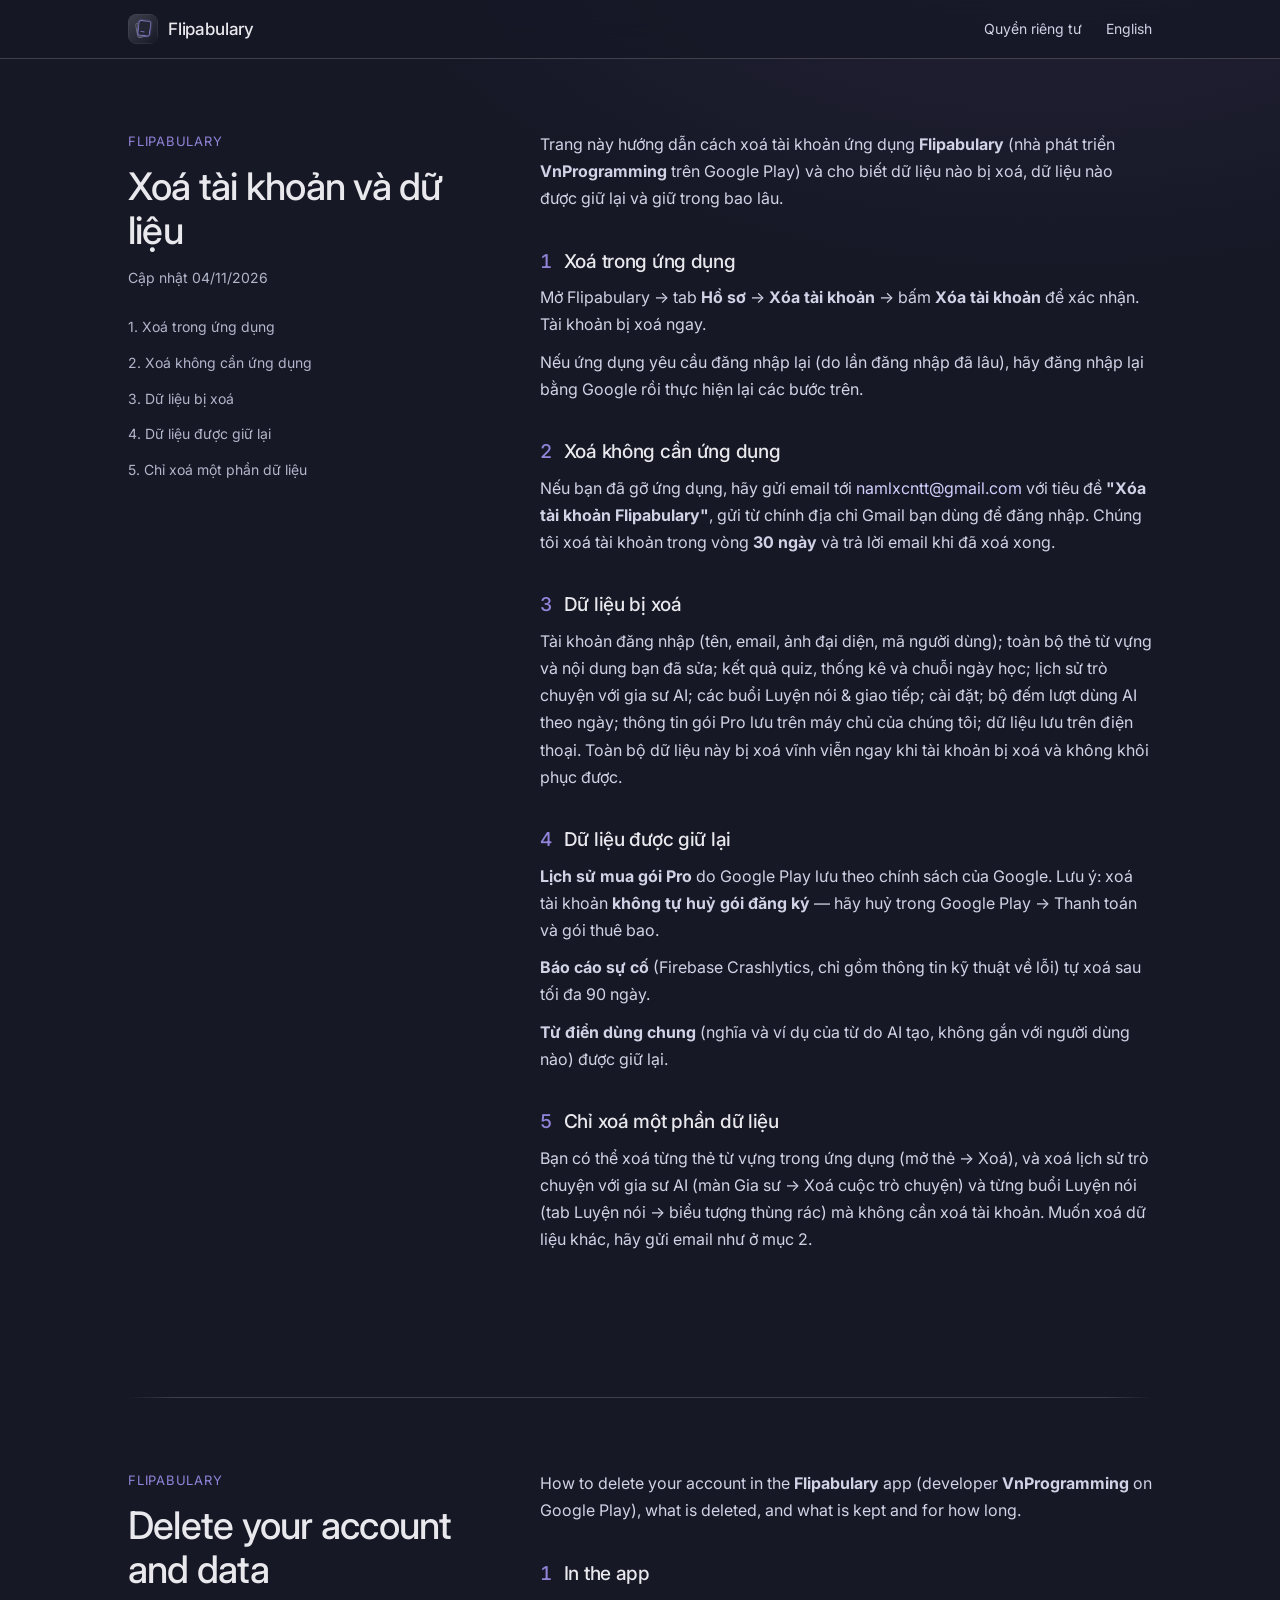
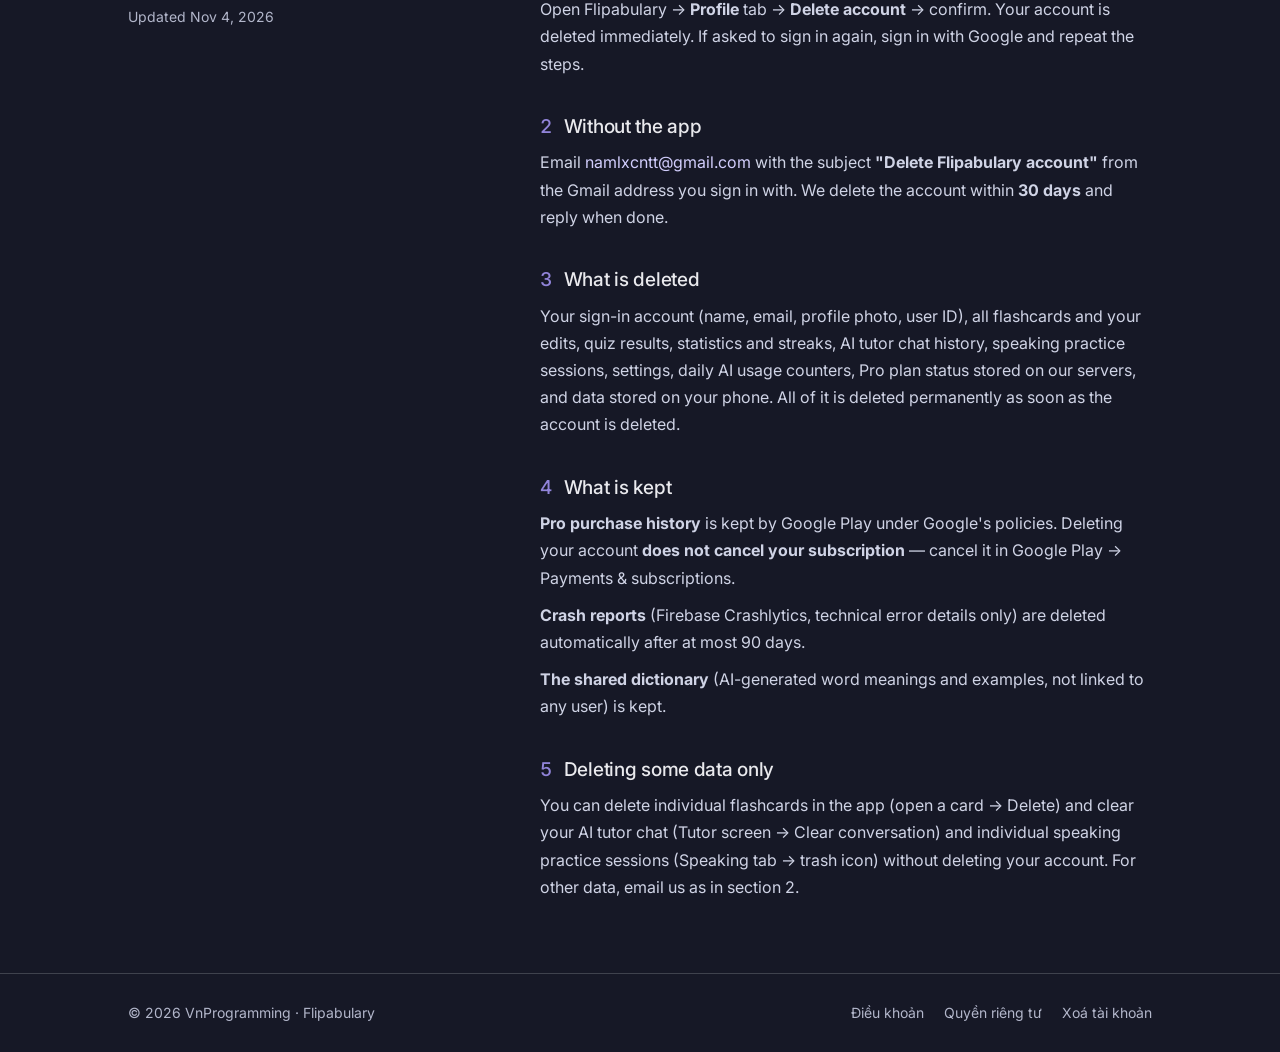
<file: xoa-tai-khoan.html>
<!DOCTYPE html>
<html lang="vi">
<head>
<meta charset="UTF-8">
<meta name="viewport" content="width=device-width, initial-scale=1.0">
<title>Xoá tài khoản Flipabulary · Delete your Flipabulary account</title>
<link rel="stylesheet" href="style.css">
</head>
<body>

<header class="site-header">
  <div class="wrap">
    <a class="brand" href="index.html">
      <img src="assets/logo.png" alt="">
      <span>Flipabulary</span>
    </a>
    <nav class="main-nav">
      <a href="privacy-vi.html">Quyền riêng tư</a>
      <a class="lang-switch" href="#english" style="margin-left:4px">English</a>
    </nav>
  </div>
</header>

<section id="xoa-tai-khoan" class="wrap">
  <div class="terms-layout">
    <aside class="terms-sidebar">
      <span class="eyebrow">Flipabulary</span>
      <h2>Xoá tài khoản và dữ liệu</h2>
      <span class="terms-effective">Cập nhật 04/11/2026</span>
      <nav class="terms-toc">
        <a href="#xt-1">1. Xoá trong ứng dụng</a>
        <a href="#xt-2">2. Xoá không cần ứng dụng</a>
        <a href="#xt-3">3. Dữ liệu bị xoá</a>
        <a href="#xt-4">4. Dữ liệu được giữ lại</a>
        <a href="#xt-5">5. Chỉ xoá một phần dữ liệu</a>
      </nav>
    </aside>
    <div class="terms-content">
      <p class="terms-intro">Trang này hướng dẫn cách xoá tài khoản ứng dụng <strong>Flipabulary</strong> (nhà phát triển <strong>VnProgramming</strong> trên Google Play) và cho biết dữ liệu nào bị xoá, dữ liệu nào được giữ lại và giữ trong bao lâu.</p>

      <div id="xt-1" class="terms-item">
        <h3><span class="n">1</span><span>Xoá trong ứng dụng</span></h3>
        <p>Mở Flipabulary → tab <strong>Hồ sơ</strong> → <strong>Xóa tài khoản</strong> → bấm <strong>Xóa tài khoản</strong> để xác nhận. Tài khoản bị xoá ngay.</p>
        <p>Nếu ứng dụng yêu cầu đăng nhập lại (do lần đăng nhập đã lâu), hãy đăng nhập lại bằng Google rồi thực hiện lại các bước trên.</p>
      </div>

      <div id="xt-2" class="terms-item">
        <h3><span class="n">2</span><span>Xoá không cần ứng dụng</span></h3>
        <p>Nếu bạn đã gỡ ứng dụng, hãy gửi email tới <a href="mailto:namlxcntt@gmail.com?subject=X%C3%B3a%20t%C3%A0i%20kho%E1%BA%A3n%20Flipabulary">namlxcntt@gmail.com</a> với tiêu đề <strong>"Xóa tài khoản Flipabulary"</strong>, gửi từ chính địa chỉ Gmail bạn dùng để đăng nhập. Chúng tôi xoá tài khoản trong vòng <strong>30 ngày</strong> và trả lời email khi đã xoá xong.</p>
      </div>

      <div id="xt-3" class="terms-item">
        <h3><span class="n">3</span><span>Dữ liệu bị xoá</span></h3>
        <p>Tài khoản đăng nhập (tên, email, ảnh đại diện, mã người dùng); toàn bộ thẻ từ vựng và nội dung bạn đã sửa; kết quả quiz, thống kê và chuỗi ngày học; lịch sử trò chuyện với gia sư AI; các buổi Luyện nói &amp; giao tiếp; cài đặt; bộ đếm lượt dùng AI theo ngày; thông tin gói Pro lưu trên máy chủ của chúng tôi; dữ liệu lưu trên điện thoại. Toàn bộ dữ liệu này bị xoá vĩnh viễn ngay khi tài khoản bị xoá và không khôi phục được.</p>
      </div>

      <div id="xt-4" class="terms-item">
        <h3><span class="n">4</span><span>Dữ liệu được giữ lại</span></h3>
        <p><strong>Lịch sử mua gói Pro</strong> do Google Play lưu theo chính sách của Google. Lưu ý: xoá tài khoản <strong>không tự huỷ gói đăng ký</strong> — hãy huỷ trong Google Play → Thanh toán và gói thuê bao.</p>
        <p><strong>Báo cáo sự cố</strong> (Firebase Crashlytics, chỉ gồm thông tin kỹ thuật về lỗi) tự xoá sau tối đa 90 ngày.</p>
        <p><strong>Từ điển dùng chung</strong> (nghĩa và ví dụ của từ do AI tạo, không gắn với người dùng nào) được giữ lại.</p>
      </div>

      <div id="xt-5" class="terms-item">
        <h3><span class="n">5</span><span>Chỉ xoá một phần dữ liệu</span></h3>
        <p>Bạn có thể xoá từng thẻ từ vựng trong ứng dụng (mở thẻ → Xoá), và xoá lịch sử trò chuyện với gia sư AI (màn Gia sư → Xoá cuộc trò chuyện) và từng buổi Luyện nói (tab Luyện nói → biểu tượng thùng rác) mà không cần xoá tài khoản. Muốn xoá dữ liệu khác, hãy gửi email như ở mục 2.</p>
      </div>
    </div>
  </div>
</section>

<section id="english" class="wrap">
  <div class="rule"></div>
  <div class="terms-layout">
    <aside class="terms-sidebar">
      <span class="eyebrow">Flipabulary</span>
      <h2>Delete your account and data</h2>
      <span class="terms-effective">Updated Nov 4, 2026</span>
    </aside>
    <div class="terms-content">
      <p class="terms-intro">How to delete your account in the <strong>Flipabulary</strong> app (developer <strong>VnProgramming</strong> on Google Play), what is deleted, and what is kept and for how long.</p>

      <div class="terms-item">
        <h3><span class="n">1</span><span>In the app</span></h3>
        <p>Open Flipabulary → <strong>Profile</strong> tab → <strong>Delete account</strong> → confirm. Your account is deleted immediately. If asked to sign in again, sign in with Google and repeat the steps.</p>
      </div>

      <div class="terms-item">
        <h3><span class="n">2</span><span>Without the app</span></h3>
        <p>Email <a href="mailto:namlxcntt@gmail.com?subject=Delete%20Flipabulary%20account">namlxcntt@gmail.com</a> with the subject <strong>"Delete Flipabulary account"</strong> from the Gmail address you sign in with. We delete the account within <strong>30 days</strong> and reply when done.</p>
      </div>

      <div class="terms-item">
        <h3><span class="n">3</span><span>What is deleted</span></h3>
        <p>Your sign-in account (name, email, profile photo, user ID), all flashcards and your edits, quiz results, statistics and streaks, AI tutor chat history, speaking practice sessions, settings, daily AI usage counters, Pro plan status stored on our servers, and data stored on your phone. All of it is deleted permanently as soon as the account is deleted.</p>
      </div>

      <div class="terms-item">
        <h3><span class="n">4</span><span>What is kept</span></h3>
        <p><strong>Pro purchase history</strong> is kept by Google Play under Google's policies. Deleting your account <strong>does not cancel your subscription</strong> — cancel it in Google Play → Payments &amp; subscriptions.</p>
        <p><strong>Crash reports</strong> (Firebase Crashlytics, technical error details only) are deleted automatically after at most 90 days.</p>
        <p><strong>The shared dictionary</strong> (AI-generated word meanings and examples, not linked to any user) is kept.</p>
      </div>

      <div class="terms-item">
        <h3><span class="n">5</span><span>Deleting some data only</span></h3>
        <p>You can delete individual flashcards in the app (open a card → Delete) and clear your AI tutor chat (Tutor screen → Clear conversation) and individual speaking practice sessions (Speaking tab → trash icon) without deleting your account. For other data, email us as in section 2.</p>
      </div>
    </div>
  </div>
</section>

<footer class="site-footer">
  <div class="wrap">
    <span>© 2026 VnProgramming · Flipabulary</span>
    <div class="footer-links">
      <a href="index.html#terms">Điều khoản</a>
      <a href="privacy-vi.html">Quyền riêng tư</a>
      <a href="xoa-tai-khoan.html">Xoá tài khoản</a>
    </div>
  </div>
</footer>

</body>
</html>
</file>
<file: style.css>
@import url('https://fonts.googleapis.com/css2?family=Inter:wght@400;500;600;700&display=swap');

:root {
  --color-bg: #161826;
  --color-surface: #232532;
  --color-text: #e9e9ed;
  --color-accent: #9184d9;
  --color-accent-2: #a7a1db;
  --color-divider: color-mix(in srgb, #e9e9ed 16%, transparent);

  --color-neutral-100: #f3f5fe;
  --color-neutral-200: #e4e7f5;
  --color-neutral-300: #cfd3e5;
  --color-neutral-400: #b2b6ca;
  --color-neutral-500: #9397ab;
  --color-neutral-600: #75798c;
  --color-neutral-700: #595d6c;
  --color-neutral-800: #3f424d;
  --color-neutral-900: #292b31;

  --color-accent-100: #f5f4ff;
  --color-accent-200: #e7e5fe;
  --color-accent-300: #d2cefd;
  --color-accent-400: #b5abfc;
  --color-accent-500: #968ae0;
  --color-accent-600: #796cbf;
  --color-accent-700: #5d5294;
  --color-accent-800: #423a6a;
  --color-accent-900: #2b2741;

  --font-heading: "Inter", system-ui, sans-serif;
  --font-heading-weight: 500;
  --font-body: "Inter", system-ui, sans-serif;

  --radius-sm: 4px;
  --radius-md: 8px;
  --radius-lg: 14px;
}

* {
  box-sizing: border-box;
}

html {
  scroll-behavior: smooth;
}

body {
  margin: 0;
  background: radial-gradient(1200px 720px at 82% -160px, color-mix(in srgb, var(--color-accent-900) 75%, transparent), transparent 60%), var(--color-bg);
  color: var(--color-text);
  font-family: var(--font-body);
  font-size: 15px;
  line-height: 1.55;
}

h1, h2, h3, h4 {
  font-family: var(--font-heading);
  font-weight: var(--font-heading-weight);
  letter-spacing: -0.015em;
  margin: 0;
}

a {
  color: var(--color-accent-300);
  text-decoration: none;
}

a:hover {
  color: var(--color-accent-200);
}

img {
  display: block;
  max-width: 100%;
}

.wrap {
  max-width: 1120px;
  margin: 0 auto;
  padding-left: clamp(20px, 5vw, 48px);
  padding-right: clamp(20px, 5vw, 48px);
}

/* header */
.site-header {
  position: sticky;
  top: 0;
  z-index: 10;
  backdrop-filter: blur(14px);
  background: color-mix(in srgb, var(--color-bg) 78%, transparent);
  border-bottom: 1px solid var(--color-neutral-800);
}

.site-header .wrap {
  display: flex;
  align-items: center;
  gap: 24px;
  padding-top: 14px;
  padding-bottom: 14px;
}

.brand {
  display: flex;
  align-items: center;
  gap: 10px;
  color: var(--color-text);
}

.brand img {
  width: 30px;
  height: 30px;
  border-radius: 8px;
}

.brand span {
  font: 500 17px/1 var(--font-heading);
  letter-spacing: -0.01em;
}

.main-nav {
  display: flex;
  gap: 20px;
  margin-left: auto;
  font-size: 14px;
}

.main-nav a {
  color: var(--color-neutral-300);
}

.main-nav a:hover {
  color: var(--color-text);
}

.lang-switch a {
  color: var(--color-neutral-400);
  font-size: 13px;
  border: 1px solid var(--color-neutral-800);
  border-radius: 999px;
  padding: 5px 12px;
}

.lang-switch a:hover {
  color: var(--color-text);
  border-color: var(--color-accent-700);
}

.btn-install {
  display: inline-flex;
  align-items: center;
  height: 34px;
  padding: 0 14px;
  border: 1px solid var(--color-accent);
  border-radius: 8px;
  color: var(--color-text);
  font-size: 14px;
  font-weight: 500;
}

.btn-install:hover {
  background: color-mix(in srgb, var(--color-accent) 16%, transparent);
  color: var(--color-text);
}

/* hero */
.hero {
  padding-top: clamp(56px, 9vw, 112px);
  padding-bottom: 48px;
  display: grid;
  grid-template-columns: repeat(auto-fit, minmax(min(100%, 420px), 1fr));
  gap: 56px;
  align-items: center;
}

.hero-copy {
  display: flex;
  flex-direction: column;
  gap: 22px;
  max-width: 520px;
}

.eyebrow {
  font-size: 13px;
  letter-spacing: 0.06em;
  text-transform: uppercase;
  color: var(--color-accent);
}

.hero h1 {
  font: 500 clamp(40px, 5.6vw, 68px)/1.06 var(--font-heading);
  letter-spacing: -0.025em;
  text-wrap: balance;
}

.hero p {
  margin: 0;
  font-size: 18px;
  line-height: 1.6;
  color: var(--color-neutral-300);
  max-width: 44ch;
}

.btn-store {
  display: inline-flex;
  align-items: center;
  gap: 12px;
  height: 52px;
  padding: 0 20px;
  border: 1px solid var(--color-accent);
  border-radius: 10px;
  color: var(--color-text);
  box-shadow: 0 0 24px color-mix(in srgb, var(--color-accent) 22%, transparent);
  margin-top: 6px;
  width: fit-content;
}

.btn-store:hover {
  background: color-mix(in srgb, var(--color-accent) 16%, transparent);
  color: var(--color-text);
}

.btn-store .label {
  display: flex;
  flex-direction: column;
  gap: 2px;
  line-height: 1;
}

.btn-store .label .small {
  font-size: 11px;
  color: var(--color-neutral-400);
}

.btn-store .label .big {
  font-size: 16px;
  font-weight: 500;
}

/* hero mockups (CSS-drawn, in place of real screenshots) */
.hero-shots {
  display: flex;
  justify-content: center;
  gap: 16px;
  align-items: flex-end;
}

.mock-card {
  width: min(38%, 220px);
  aspect-ratio: 9 / 16;
  border-radius: 16px;
  background: var(--color-surface);
  border: 1px solid var(--color-neutral-800);
  box-shadow: 0 30px 70px rgba(0, 0, 0, .5), 0 0 80px color-mix(in srgb, var(--color-accent) 18%, transparent);
  display: flex;
  flex-direction: column;
  align-items: center;
  justify-content: center;
  gap: 14px;
  padding: 20px;
  text-align: center;
}

.mock-card.side {
  width: min(30%, 170px);
  opacity: .8;
  transform: translateY(-24px);
  box-shadow: none;
}

.mock-card img {
  width: 40px;
  height: 40px;
  border-radius: 10px;
}

.mock-card .mock-word {
  font: 500 20px/1.2 var(--font-heading);
}

.mock-card .mock-sub {
  font-size: 12px;
  color: var(--color-neutral-400);
}

/* sections */
section {
  padding-top: 72px;
  padding-bottom: 72px;
}

.rule {
  height: 1px;
  background: linear-gradient(to right, transparent, var(--color-neutral-800) 48px, var(--color-neutral-800) calc(100% - 48px), transparent);
  margin-bottom: 72px;
}

.section-intro {
  display: flex;
  flex-direction: column;
  gap: 14px;
  max-width: 620px;
  margin-bottom: 48px;
}

.section-intro h2 {
  font: 500 clamp(30px, 3.6vw, 44px)/1.12 var(--font-heading);
  letter-spacing: -0.02em;
  text-wrap: balance;
}

.section-intro p {
  margin: 0;
  font-size: 17px;
  line-height: 1.65;
  color: var(--color-neutral-300);
}

.feature-grid {
  display: grid;
  grid-template-columns: repeat(auto-fill, minmax(min(100%, 300px), 1fr));
  gap: 16px;
}

.feature-card {
  display: flex;
  flex-direction: column;
  gap: 10px;
  padding: 24px;
  border-radius: 12px;
  background: var(--color-neutral-900);
  border: 1px solid var(--color-neutral-800);
}

.feature-card:hover {
  border-color: var(--color-accent-700);
}

.feature-card .num {
  font-size: 13px;
  color: var(--color-accent);
  font-feature-settings: 'tnum' 1;
}

.feature-card h3 {
  font: 500 19px/1.3 var(--font-heading);
}

.feature-card p {
  margin: 0;
  font-size: 15px;
  line-height: 1.6;
  color: var(--color-neutral-400);
}

/* terms */
#dieu-khoan, #terms {
  padding-bottom: 96px;
}

.terms-layout {
  display: flex;
  flex-wrap: wrap;
  gap: 48px;
  align-items: flex-start;
}

.terms-sidebar {
  flex: 1 1 220px;
  display: flex;
  flex-direction: column;
  gap: 14px;
  position: sticky;
  top: 88px;
}

.terms-sidebar h2 {
  font: 500 clamp(28px, 3.2vw, 38px)/1.15 var(--font-heading);
  letter-spacing: -0.02em;
}

.terms-effective {
  font-size: 14px;
  color: var(--color-neutral-400);
}

.terms-toc {
  display: flex;
  flex-direction: column;
  gap: 2px;
  margin-top: 8px;
  font-size: 14px;
}

.terms-toc a {
  padding: 6px 0;
  color: var(--color-neutral-400);
}

.terms-toc a:hover {
  color: var(--color-text);
}

.terms-content {
  flex: 3 1 420px;
  min-width: 0;
  display: flex;
  flex-direction: column;
  gap: 36px;
  max-width: 68ch;
}

.terms-intro {
  margin: 0;
  font-size: 16px;
  line-height: 1.7;
  color: var(--color-neutral-300);
}

.terms-item {
  display: flex;
  flex-direction: column;
  gap: 10px;
  scroll-margin-top: 88px;
}

.terms-item h3 {
  font: 500 19px/1.35 var(--font-heading);
  display: flex;
  gap: 12px;
}

.terms-item h3 .n {
  color: var(--color-accent);
  font-feature-settings: 'tnum' 1;
}

.terms-item p {
  margin: 0;
  font-size: 16px;
  line-height: 1.7;
  color: var(--color-neutral-300);
}

/* footer */
.site-footer {
  border-top: 1px solid var(--color-neutral-800);
}

.site-footer .wrap {
  display: flex;
  flex-wrap: wrap;
  align-items: center;
  gap: 16px 24px;
  padding-top: 28px;
  padding-bottom: 28px;
  font-size: 14px;
  color: var(--color-neutral-400);
}

.footer-links {
  display: flex;
  gap: 20px;
  margin-left: auto;
}

.footer-links a {
  color: var(--color-neutral-400);
}

.footer-links a:hover {
  color: var(--color-text);
}

@media (max-width: 760px) {
  .terms-sidebar {
    position: static;
  }
}
</file>
